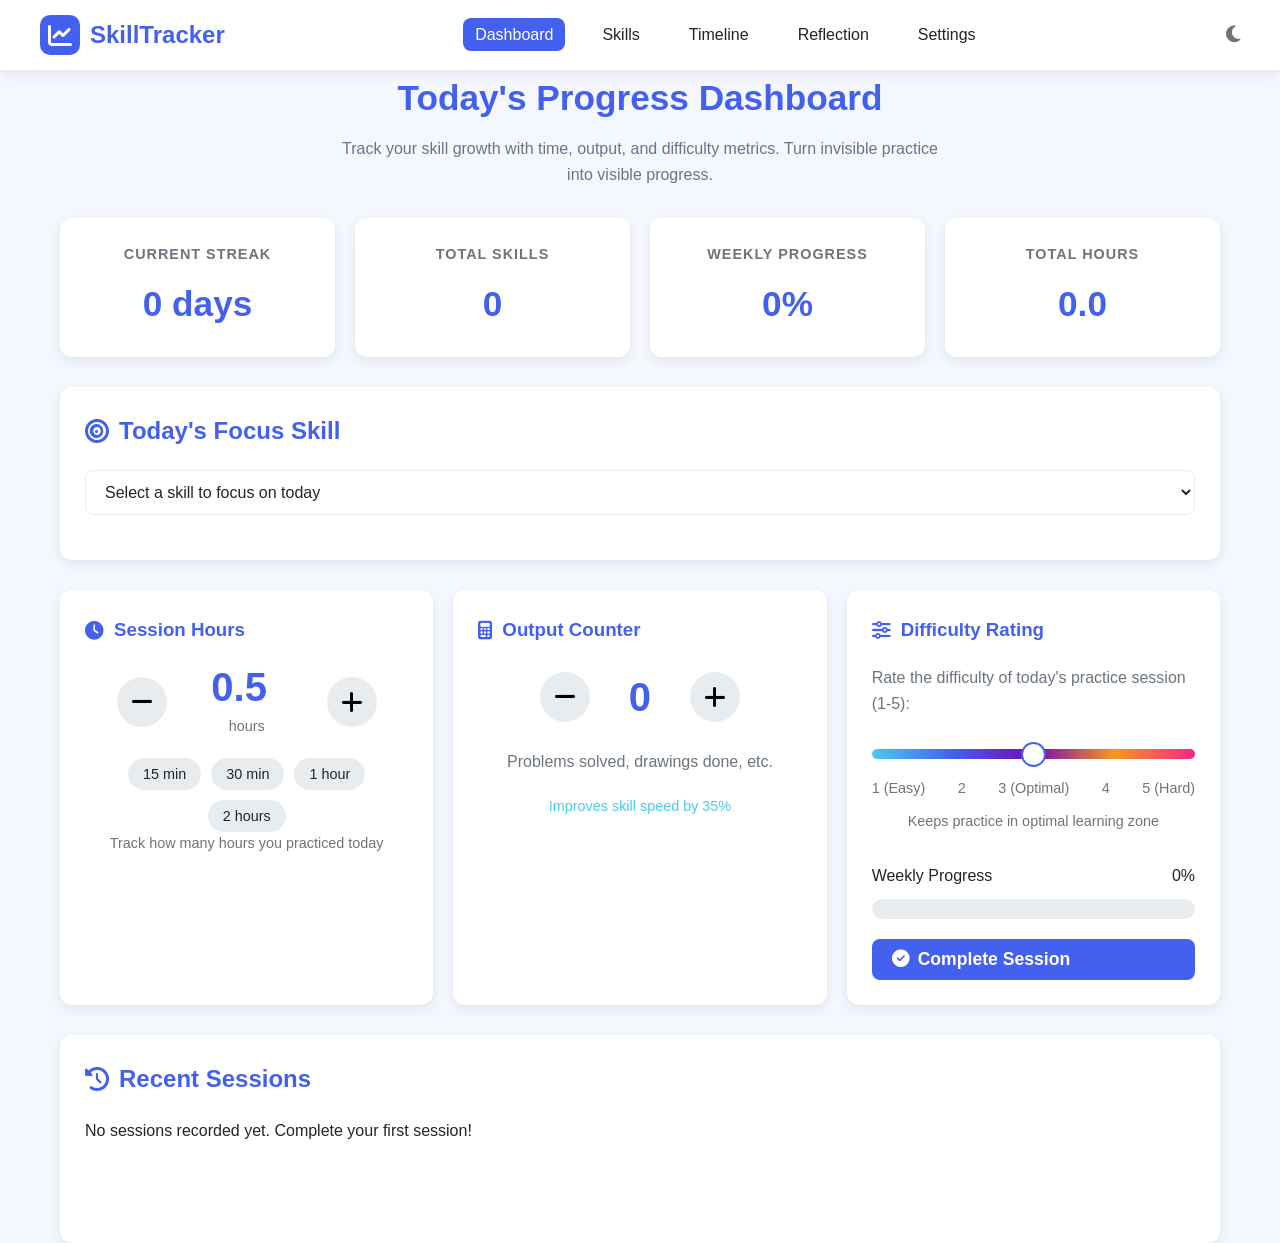
<file: skill-tracker/index.html>
<!DOCTYPE html>
<html lang="en">
<head>
    <meta charset="UTF-8">
    <meta name="viewport" content="width=device-width, initial-scale=1.0">
    <title>SkillTracker | Make Progress Visible</title>
    <link rel="stylesheet" href="https://cdnjs.cloudflare.com/ajax/libs/font-awesome/6.4.0/css/all.min.css">
    <link rel="stylesheet" href="style.css">
</head>
<body>
    <!-- Header -->
    <header>
        <div class="container header-content">
            <div class="logo">
                <div class="logo-icon">
                    <i class="fas fa-chart-line"></i>
                </div>
                <span>SkillTracker</span>
            </div>
            
            <nav>
                <ul>
                    <li><a href="#" class="nav-link active" data-view="dashboard">Dashboard</a></li>
                    <li><a href="#" class="nav-link" data-view="skills">Skills</a></li>
                    <li><a href="#" class="nav-link" data-view="timeline">Timeline</a></li>
                    <li><a href="#" class="nav-link" data-view="reflection">Reflection</a></li>
                    <li><a href="#" class="nav-link" data-view="settings">Settings</a></li>
                </ul>
            </nav>
            
            <div class="header-actions">
                <button class="mode-toggle" id="modeToggle">
                    <i class="fas fa-moon"></i>
                </button>
            </div>
        </div>
    </header>

    <!-- Main Content -->
    <main class="container">
        <!-- Dashboard View -->
        <div class="view active" id="dashboard">
            <div class="dashboard-header">
                <h1>Today's Progress Dashboard</h1>
                <p>Track your skill growth with time, output, and difficulty metrics. Turn invisible practice into visible progress.</p>
            </div>
            
            <div class="stats-cards">
                <div class="stat-card">
                    <h3>Current Streak</h3>
                    <div class="value" id="currentStreak">0 days</div>
                </div>
                <div class="stat-card">
                    <h3>Total Skills</h3>
                    <div class="value" id="totalSkills">0</div>
                </div>
                <div class="stat-card">
                    <h3>Weekly Progress</h3>
                    <div class="value" id="weeklyProgress">0%</div>
                </div>
                <div class="stat-card">
                    <h3>Total Hours</h3>
                    <div class="value" id="totalHours">0</div>
                </div>
            </div>
            
            <div class="focus-skill-card">
                <h2><i class="fas fa-bullseye"></i> Today's Focus Skill</h2>
                <div class="skill-selector">
                    <select id="skillSelector">
                        <option value="0">Select a skill to focus on today</option>
                    </select>
                </div>
                <div id="skillInfo" style="display: none;">
                    <p><strong>Started:</strong> <span id="skillStartDate"></span></p>
                    <p><strong>Why:</strong> <span id="skillWhy"></span></p>
                </div>
            </div>
            
            <div class="tracker-container">
                <div class="tracker-box">
                    <h3><i class="fas fa-clock"></i> Session Hours</h3>
                    <div class="hours-input-container">
                        <div class="hours-controls">
                            <button class="hours-btn" id="decreaseHours">
                                <i class="fas fa-minus"></i>
                            </button>
                            <div class="hours-display">
                                <input type="number" id="hoursInput" value="0.5" min="0.1" max="24" step="0.1">
                                <span class="hours-label">hours</span>
                            </div>
                            <button class="hours-btn" id="increaseHours">
                                <i class="fas fa-plus"></i>
                            </button>
                        </div>
                        <div class="hours-presets">
                            <button class="hours-preset" data-hours="0.25">15 min</button>
                            <button class="hours-preset" data-hours="0.5">30 min</button>
                            <button class="hours-preset" data-hours="1">1 hour</button>
                            <button class="hours-preset" data-hours="2">2 hours</button>
                        </div>
                    </div>
                    <p class="text-center hint">Track how many hours you practiced today</p>
                </div>
                
                <div class="tracker-box">
                    <h3><i class="fas fa-calculator"></i> Output Counter</h3>
                    <div class="output-controls">
                        <button class="output-btn" id="decreaseOutput">
                            <i class="fas fa-minus"></i>
                        </button>
                        <div class="output-value" id="outputValue">0</div>
                        <button class="output-btn" id="increaseOutput">
                            <i class="fas fa-plus"></i>
                        </button>
                    </div>
                    <p class="text-center" style="color: var(--gray); margin-bottom: 20px;">Problems solved, drawings done, etc.</p>
                    <p class="text-center" style="color: var(--success); font-size: 0.9rem;">Improves skill speed by 35%</p>
                </div>
                
                <div class="tracker-box">
                    <h3><i class="fas fa-sliders-h"></i> Difficulty Rating</h3>
                    <p style="margin-bottom: 15px; color: var(--gray);">Rate the difficulty of today's practice session (1-5):</p>
                    <div class="difficulty-slider-container">
                        <input type="range" min="1" max="5" value="3" class="difficulty-slider" id="difficultySlider">
                        <div class="difficulty-labels">
                            <span>1 (Easy)</span>
                            <span>2</span>
                            <span>3 (Optimal)</span>
                            <span>4</span>
                            <span>5 (Hard)</span>
                        </div>
                    </div>
                    <p class="text-center hint">Keeps practice in optimal learning zone</p>
                    
                    <div class="progress-container">
                        <div class="progress-header">
                            <span>Weekly Progress</span>
                            <span id="weeklyProgressValue">0%</span>
                        </div>
                        <div class="progress-bar">
                            <div class="progress-fill" id="weeklyProgressBar" style="width: 0%;"></div>
                        </div>
                    </div>
                    
                    <button class="btn btn-primary complete-session-btn" id="completeSession">
                        <i class="fas fa-check-circle"></i> Complete Session
                    </button>
                </div>
            </div>
            
            <div class="recent-sessions">
                <h2><i class="fas fa-history"></i> Recent Sessions</h2>
                <div id="recentSessionsList">
                    <p class="empty-state">No sessions recorded yet. Complete your first session!</p>
                </div>
            </div>
        </div>
        
        <!-- Skills View -->
        <div class="view" id="skills">
            <div class="skills-header">
                <h1 style="color: var(--primary);">My Skills</h1>
                <button class="btn btn-primary" id="openAddSkillModal">
                    <i class="fas fa-plus"></i> Add New Skill
                </button>
            </div>
            
            <div class="skills-grid" id="skillsGrid">
                <!-- Skills will be dynamically added here -->
                <div class="empty-state-card">
                    <i class="fas fa-plus-circle" style="font-size: 3rem; color: var(--gray); margin-bottom: 20px;"></i>
                    <h3>No Skills Yet</h3>
                    <p>Add your first skill to start tracking progress!</p>
                    <button class="btn btn-primary" id="addFirstSkill">
                        <i class="fas fa-plus"></i> Add Your First Skill
                    </button>
                </div>
            </div>
            
            <button class="add-skill-btn" id="floatingAddSkillBtn">
                <i class="fas fa-plus"></i>
            </button>
        </div>
        
        <!-- Timeline View -->
        <div class="view" id="timeline">
            <h1 style="color: var(--primary); margin-bottom: 30px;">Progress Timeline</h1>
            <div class="timeline-container">
                <div class="timeline" id="timelineContent">
                    <div class="empty-state-card">
                        <i class="fas fa-chart-line" style="font-size: 3rem; color: var(--gray); margin-bottom: 20px;"></i>
                        <h3>Your Timeline is Empty</h3>
                        <p>Start tracking skills to see your progress timeline here.</p>
                    </div>
                </div>
            </div>
        </div>
        
        <!-- Reflection View -->
        <div class="view" id="reflection">
            <h1 style="color: var(--primary); margin-bottom: 30px;">Weekly Reflection</h1>
            <div class="reflection-card">
                <p class="hint">Reflection improves learning efficiency by 20-30%</p>
                
                <div class="form-group">
                    <label for="reflectionImproved">What improved this week?</label>
                    <textarea class="form-control" id="reflectionImproved" rows="4" placeholder="Describe what skills or techniques you've improved..."></textarea>
                </div>
                
                <div class="form-group">
                    <label for="reflectionHard">What was challenging?</label>
                    <textarea class="form-control" id="reflectionHard" rows="4" placeholder="Describe what you found difficult or challenging..."></textarea>
                </div>
                
                <div class="form-group">
                    <label for="reflectionAdjust">What will you adjust for next week?</label>
                    <textarea class="form-control" id="reflectionAdjust" rows="4" placeholder="Describe what changes you'll make to your practice routine..."></textarea>
                </div>
                
                <div class="reflection-actions">
                    <button class="btn btn-primary" id="saveReflection">
                        <i class="fas fa-save"></i> Save Reflection
                    </button>
                    <button class="btn btn-secondary" id="clearReflection">
                        <i class="fas fa-trash"></i> Clear
                    </button>
                </div>
                
                <div class="past-reflections" id="pastReflections">
                    <h3>Past Reflections</h3>
                    <div id="reflectionsList">
                        <!-- Past reflections will be displayed here -->
                    </div>
                </div>
            </div>
        </div>
        
        <!-- Settings View -->
        <div class="view" id="settings">
            <h1 style="color: var(--primary); margin-bottom: 30px;">Settings</h1>
            <div class="settings-card">
                <div class="settings-section">
                    <h3><i class="fas fa-palette"></i> Appearance</h3>
                    <div class="form-group">
                        <label>Theme</label>
                        <div class="theme-buttons">
                            <button class="btn btn-secondary" id="lightThemeBtn">
                                <i class="fas fa-sun"></i> Light Mode
                            </button>
                            <button class="btn btn-secondary" id="darkThemeBtn">
                                <i class="fas fa-moon"></i> Dark Mode
                            </button>
                        </div>
                    </div>
                </div>
                
                <div class="settings-section">
                    <h3><i class="fas fa-database"></i> Data Management</h3>
                    <div class="form-group">
                        <label for="exportData">Export All Data</label>
                        <p class="hint">Export all your skill data as a JSON file for backup or analysis.</p>
                        <button class="btn btn-secondary" id="exportDataBtn">
                            <i class="fas fa-download"></i> Export JSON
                        </button>
                    </div>
                    
                    <div class="form-group">
                        <label for="importData">Import Data</label>
                        <p class="hint">Import skill data from a previously exported JSON file.</p>
                        <div class="import-container">
                            <input type="file" id="importFileInput" accept=".json" style="display: none;">
                            <button class="btn btn-secondary" id="importDataBtn">
                                <i class="fas fa-upload"></i> Import JSON
                            </button>
                        </div>
                    </div>
                    
                    <div class="form-group">
                        <label>Reset Data</label>
                        <p class="hint warning">Warning: This will delete all your skill data and cannot be undone.</p>
                        <button class="btn btn-danger" id="resetDataBtn">
                            <i class="fas fa-trash"></i> Reset All Data
                        </button>
                    </div>
                </div>
                
                <div class="settings-section">
                    <h3><i class="fas fa-info-circle"></i> About</h3>
                    <div class="about-info">
                        <p><strong>SkillTracker v1.0</strong></p>
                        <p>A minimal website that tracks skill growth using time, output, and difficulty, turning invisible practice into visible progress.</p>
                        <p class="hint">70% of learners quit because they don't "feel" progress. This website makes progress visible, measurable, and motivating.</p>
                    </div>
                </div>
            </div>
        </div>
    </main>

    <!-- Add Skill Modal -->
    <div class="modal" id="addSkillModal">
        <div class="modal-content">
            <div class="modal-header">
                <h2>Add New Skill</h2>
                <button class="close-modal" id="closeAddSkillModal">
                    <i class="fas fa-times"></i>
                </button>
            </div>
            
            <div class="form-group">
                <label for="newSkillName">Skill Name</label>
                <input type="text" class="form-control" id="newSkillName" placeholder="e.g., JavaScript, Piano, Digital Art">
            </div>
            
            <div class="form-group">
                <label for="newSkillWhy">Why are you learning this? (1 sentence)</label>
                <textarea class="form-control" id="newSkillWhy" rows="3" placeholder="e.g., To build my own SaaS product, to create digital art for my games, to communicate with Spanish-speaking clients"></textarea>
            </div>
            
            <div class="form-group">
                <label for="newSkillGoal">Main Goal (Optional)</label>
                <input type="text" class="form-control" id="newSkillGoal" placeholder="e.g., Draw a full anime character from imagination">
            </div>
            
            <div class="form-group">
                <label for="newSkillHours">Estimated Hours Needed (Optional)</label>
                <input type="number" class="form-control" id="newSkillHours" placeholder="e.g., 100" min="1">
            </div>
            
            <button class="btn btn-primary" id="saveNewSkill" style="width: 100%; padding: 15px;">
                <i class="fas fa-plus"></i> Add Skill
            </button>
        </div>
    </div>

    <!-- Session Details Modal -->
    <div class="modal" id="sessionDetailsModal">
        <div class="modal-content">
            <div class="modal-header">
                <h2>Session Details</h2>
                <button class="close-modal" id="closeSessionModal">
                    <i class="fas fa-times"></i>
                </button>
            </div>
            <div id="sessionDetailsContent">
                <!-- Session details will be populated here -->
            </div>
        </div>
    </div>

    <!-- Confirmation Modal -->
    <div class="modal" id="confirmationModal">
        <div class="modal-content confirmation-content">
            <div class="modal-header">
                <h2 id="confirmationTitle">Confirm Action</h2>
                <button class="close-modal" id="closeConfirmationModal">
                    <i class="fas fa-times"></i>
                </button>
            </div>
            <div class="confirmation-body">
                <div class="confirmation-icon" id="confirmationIcon">
                    <i class="fas fa-exclamation-triangle" style="color: var(--warning); font-size: 3rem;"></i>
                </div>
                <p id="confirmationMessage">Are you sure you want to proceed?</p>
                <div class="confirmation-actions">
                    <button class="btn btn-secondary" id="cancelConfirmation">Cancel</button>
                    <button class="btn btn-primary" id="confirmAction">Confirm</button>
                </div>
            </div>
        </div>
    </div>

    <!-- Success/Info Modal -->
    <div class="modal" id="infoModal">
        <div class="modal-content info-content">
            <div class="modal-header">
                <h2 id="infoTitle">Notification</h2>
                <button class="close-modal" id="closeInfoModal">
                    <i class="fas fa-times"></i>
                </button>
            </div>
            <div class="info-body">
                <div class="info-icon" id="infoIcon">
                    <i class="fas fa-check-circle" style="color: var(--success); font-size: 3rem;"></i>
                </div>
                <p id="infoMessage">This is a notification message.</p>
                <button class="btn btn-primary" id="closeInfoBtn">OK</button>
            </div>
        </div>
    </div>

    <script src="app.js"></script>
</body>
</html>
</file>
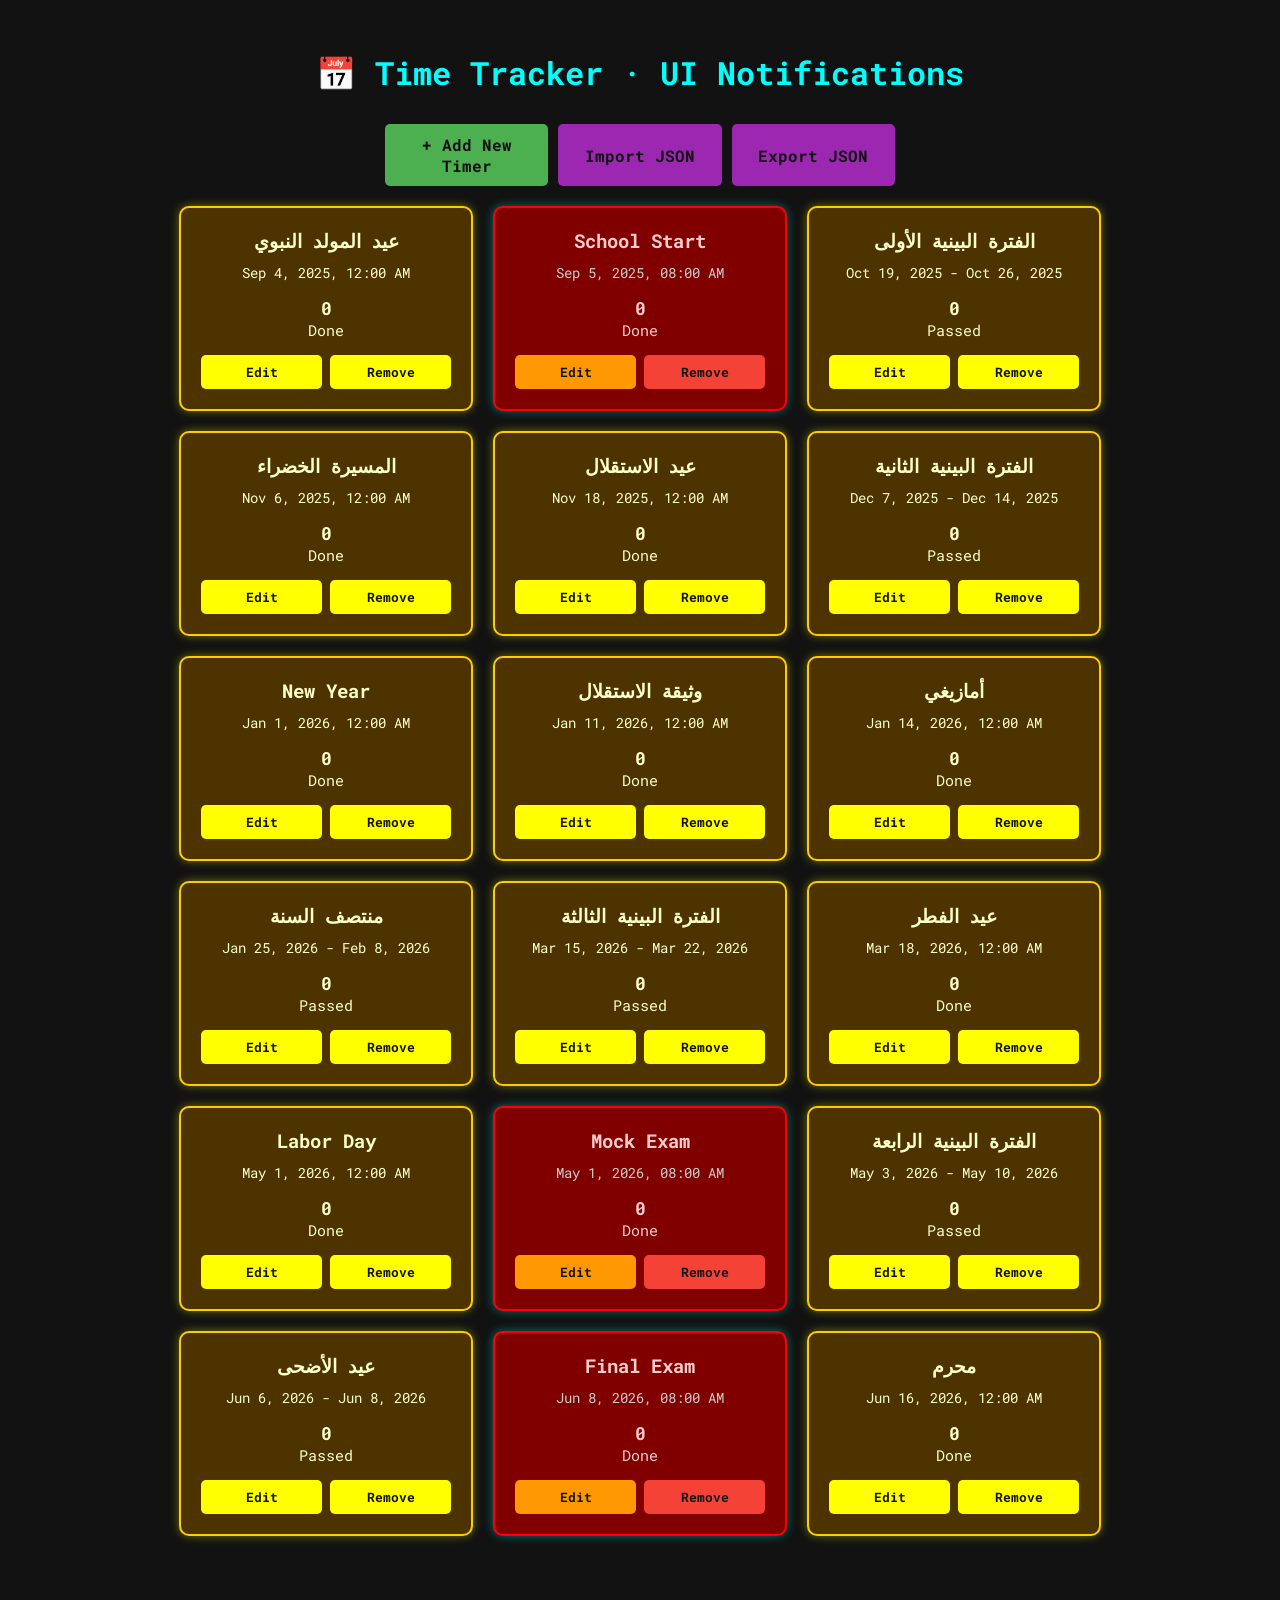
<file: time-tracker/index.html>
<!DOCTYPE html>
<html lang="en">
<head>
  <meta charset="UTF-8">
  <meta name="viewport" content="width=device-width, initial-scale=1.0">
  <title>Time Tracker · UI Notifications</title>
  <link href="https://fonts.googleapis.com/css2?family=Roboto+Mono:wght@400;700&display=swap" rel="stylesheet">
  <link rel="stylesheet" href="style.css">
</head>
<body>
  <h1>📅 Time Tracker · UI Notifications</h1>
  
  <div class="toolbar">
    <button id="addTimerBtn" class="add-btn">+ Add New Timer</button>
    <button id="importJsonBtn" class="json-btn">Import JSON</button>
    <button id="exportJsonBtn" class="json-btn">Export JSON</button>
  </div>
  
  <div class="container" id="timers"></div>

  <!-- Custom UI Notification (replaces all alerts/confirms) -->
  <div id="uiNotification" class="ui-notification" style="display: none;">
    <span class="ui-notification-icon" id="notifIcon">🔔</span>
    <span class="ui-notification-message" id="notifMessage">Message</span>
    <span class="notification-actions" id="notifActions"></span>
  </div>

  <!-- Add/Edit Timer Modal -->
  <div id="addTimerModal" class="modal">
    <div class="modal-content">
      <span class="close">&times;</span>
      <h2 id="modalTitle">Add New Timer</h2>
      <form id="timerForm">
        <div class="form-group">
          <label for="eventName">Event Name:</label>
          <input type="text" id="eventName" required>
        </div>
        <div class="form-group">
          <label for="eventDate">Date:</label>
          <input type="date" id="eventDate" required>
        </div>
        <div class="form-group">
          <label for="eventTime">Time:</label>
          <input type="time" id="eventTime" required>
        </div>
        <div class="form-group">
          <input type="checkbox" id="isHoliday">
          <label for="isHoliday" style="display: inline-block;">This is a holiday/vacation</label>
        </div>
        <div class="form-group" id="endDateGroup" style="display: none;">
          <label for="endDate">End Date (for multi-day):</label>
          <input type="date" id="endDate">
          <label for="endTime">End Time:</label>
          <input type="time" id="endTime" value="23:59">
        </div>
        <button type="submit" class="submit-btn" id="formSubmitBtn">Add Timer</button>
      </form>
    </div>
  </div>

  <!-- JSON Import/Export Modal -->
  <div id="jsonModal" class="modal">
    <div class="modal-content">
      <span class="close">&times;</span>
      <h2 id="jsonModalTitle">Import JSON</h2>
      <textarea id="jsonData" placeholder='Paste your JSON data here...'></textarea>
      <button id="confirmJsonBtn" class="submit-btn">Confirm</button>
    </div>
  </div>

  <script src="main.js"></script>
</body>
</html>
</file>
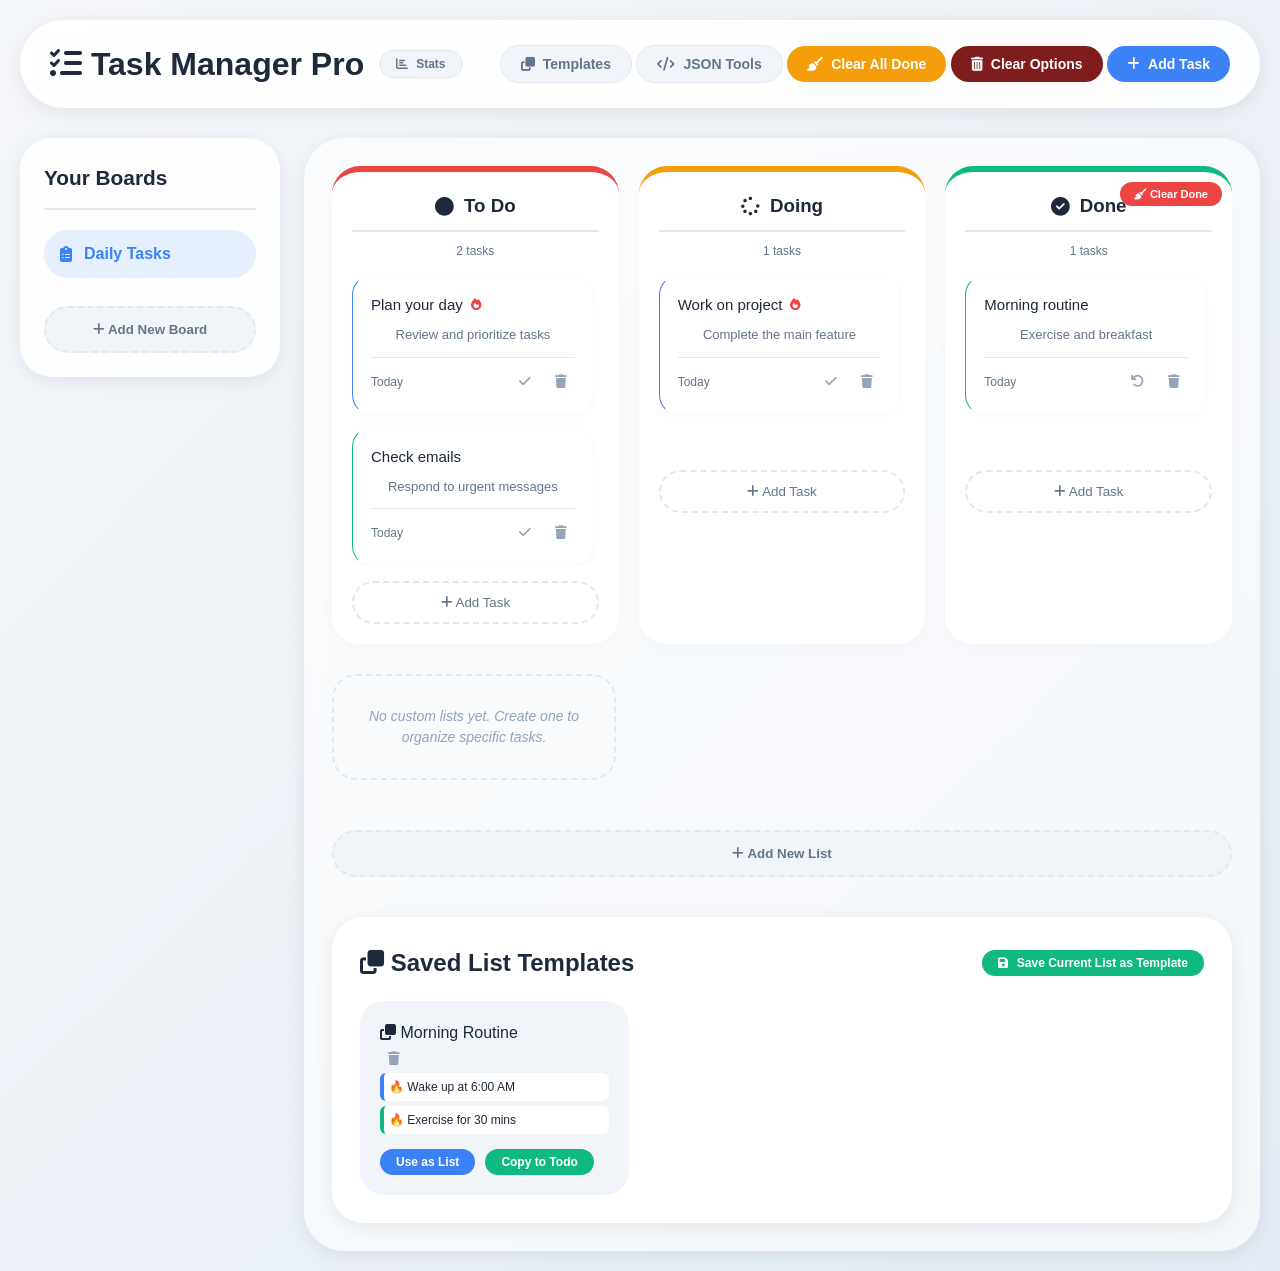
<file: Acsses-trelo/main.html>
<!DOCTYPE html>
<html lang="en">
<head>
    <meta charset="UTF-8">
    <meta name="viewport" content="width=device-width, initial-scale=1.0">
    <title>Task Manager Pro · UI Notifications</title>
    <link rel="stylesheet" href="style.css">
    <link rel="stylesheet" href="https://cdnjs.cloudflare.com/ajax/libs/font-awesome/6.4.0/css/all.min.css">
</head>
<body>
    <div class="container">
        <!-- ========== CUSTOM UI NOTIFICATION CENTER ========== -->
        <div id="notificationCenter" class="notification-center"></div>
        
        <!-- ========== CUSTOM CONFIRM DIALOG ========== -->
        <div id="confirmOverlay" class="dialog-overlay">
            <div class="dialog-box">
                <div class="dialog-icon" id="confirmIcon"><i class="fas fa-question-circle"></i></div>
                <div class="dialog-message" id="confirmMessage">Are you sure?</div>
                <div class="dialog-buttons">
                    <button class="dialog-btn cancel" id="confirmCancel">Cancel</button>
                    <button class="dialog-btn confirm" id="confirmOk">OK</button>
                </div>
            </div>
        </div>

        <!-- ========== CUSTOM PROMPT DIALOG ========== -->
        <div id="promptOverlay" class="dialog-overlay">
            <div class="dialog-box prompt-box">
                <div class="dialog-icon"><i class="fas fa-pencil-alt"></i></div>
                <div class="dialog-message" id="promptTitle">Enter name</div>
                <input type="text" id="promptInput" class="prompt-input" placeholder="Type here..." autofocus>
                <div id="promptError" class="prompt-error">Name cannot be empty</div>
                <div class="dialog-buttons">
                    <button class="dialog-btn cancel" id="promptCancel">Cancel</button>
                    <button class="dialog-btn confirm primary" id="promptSubmit">Save</button>
                </div>
            </div>
        </div>

        <header>
            <div class="header-left">
                <h1><i class="fas fa-tasks"></i> Task Manager Pro</h1>
                <button class="btn btn-sm btn-secondary" onclick="TaskManager.showStatistics()" title="View Statistics">
                    <i class="fas fa-chart-bar"></i> Stats
                </button>
            </div>
            <div class="header-controls">
                <button class="btn btn-secondary" onclick="TemplateManager.showTemplatesModal()">
                    <i class="fas fa-clone"></i> Templates
                </button>
                <button class="btn btn-secondary" onclick="JSONManager.openModal()">
                    <i class="fas fa-code"></i> JSON Tools
                </button>
                <button class="btn btn-warning" onclick="TaskManager.clearAllDoneTasks()" title="Clear all done tasks from all boards">
                    <i class="fas fa-broom"></i> Clear All Done
                </button>
                <button class="btn btn-danger-dark" onclick="TaskManager.showAdvancedClearOptions()" title="Clear options">
                    <i class="fas fa-trash-alt"></i> Clear Options
                </button>
                <button class="btn btn-primary" onclick="TaskManager.showCreateModal(null)">
                    <i class="fas fa-plus"></i> Add Task
                </button>
            </div>
        </header>

        <div class="main-layout">
            <!-- Board List Sidebar -->
            <div class="board-list">
                <h2>Your Boards</h2>
                <div id="boardsContainer">
                    <!-- Boards will be populated here -->
                </div>
                <button class="add-board-btn" onclick="BoardManager.showCreateModal()">
                    <i class="fas fa-plus"></i> Add New Board
                </button>
            </div>

            <!-- Main Content Area -->
            <div class="main-content">
                <!-- Status Tabs -->
                <div class="status-tabs">
                    <div class="status-tab todo" id="todoTab"
                         ondrop="DragManager.dropToStatus(event, 'todo')"
                         ondragover="DragManager.allowDrop(event)">
                        <h3><i class="fas fa-circle"></i> To Do</h3>
                        <div id="todoCount" class="task-count">0 tasks</div>
                        <div id="todoContainer" class="tasks-container">
                            <!-- Todo tasks will be here -->
                        </div>
                        <button class="add-task-btn" onclick="TaskManager.showCreateModal('todo')">
                            <i class="fas fa-plus"></i> Add Task
                        </button>
                    </div>
                    
                    <div class="status-tab doing" id="doingTab"
                         ondrop="DragManager.dropToStatus(event, 'doing')"
                         ondragover="DragManager.allowDrop(event)">
                        <h3><i class="fas fa-spinner"></i> Doing</h3>
                        <div id="doingCount" class="task-count">0 tasks</div>
                        <div id="doingContainer" class="tasks-container">
                            <!-- Doing tasks will be here -->
                        </div>
                        <button class="add-task-btn" onclick="TaskManager.showCreateModal('doing')">
                            <i class="fas fa-plus"></i> Add Task
                        </button>
                    </div>
                    
                    <div class="status-tab done" id="doneTab"
                         ondrop="DragManager.dropToStatus(event, 'done')"
                         ondragover="DragManager.allowDrop(event)">
                        <h3><i class="fas fa-check-circle"></i> Done</h3>
                        <button class="clear-done-btn" onclick="TaskManager.clearDoneTasks()" title="Clear all completed tasks">
                            <i class="fas fa-broom"></i> Clear Done
                        </button>
                        <div id="doneCount" class="task-count">0 tasks</div>
                        <div id="doneContainer" class="tasks-container">
                            <!-- Done tasks will be here -->
                        </div>
                        <button class="add-task-btn" onclick="TaskManager.showCreateModal('done')">
                            <i class="fas fa-plus"></i> Add Task
                        </button>
                    </div>
                </div>

                <!-- Custom Lists Container -->
                <div class="lists-container" id="listsContainer">
                    <!-- Custom lists will be populated here -->
                </div>

                <!-- Add New List Button -->
                <div style="margin-top: 30px; margin-bottom: 40px;">
                    <button class="add-board-btn" onclick="ListManager.showCreateModal()">
                        <i class="fas fa-plus"></i> Add New List
                    </button>
                </div>

                <!-- List Templates Section -->
                <div class="templates-section" id="templatesSection">
                    <div style="display: flex; justify-content: space-between; align-items: center; margin-bottom: 20px;">
                        <h2><i class="fas fa-clone"></i> Saved List Templates</h2>
                        <button class="btn btn-success btn-sm" onclick="TemplateManager.saveCurrentListAsTemplate()">
                            <i class="fas fa-save"></i> Save Current List as Template
                        </button>
                    </div>
                    <div class="templates-grid" id="templatesContainer">
                        <!-- Templates will be populated here -->
                    </div>
                </div>
            </div>
        </div>
    </div>

    <!-- ========== MODALS ========== -->
    <!-- Board Modal -->
    <div id="boardModal" class="modal">
        <div class="modal-content">
            <div class="modal-header">
                <h2>Create Board</h2>
                <button class="btn-close" onclick="ModalManager.close()"><i class="fas fa-times"></i></button>
            </div>
            <div class="modal-body">
                <div class="form-group">
                    <label class="form-label">Board Name</label>
                    <input type="text" id="boardNameInput" class="form-input" placeholder="e.g., Work Projects" autofocus>
                </div>
            </div>
            <div class="modal-footer">
                <button class="btn btn-secondary" onclick="ModalManager.close()">Cancel</button>
                <button class="btn btn-primary" onclick="BoardManager.create()">Create</button>
            </div>
        </div>
    </div>

    <!-- List Modal -->
    <div id="listModal" class="modal">
        <div class="modal-content">
            <div class="modal-header">
                <h2 id="listModalTitle">Create List</h2>
                <button class="btn-close" onclick="ModalManager.close()"><i class="fas fa-times"></i></button>
            </div>
            <div class="modal-body">
                <div class="form-group">
                    <label class="form-label">List Name</label>
                    <input type="text" id="listNameInput" class="form-input" placeholder="e.g., Urgent Tasks" autofocus>
                </div>
                <div class="form-group">
                    <label class="form-checkbox">
                        <input type="checkbox" id="listAsTemplateCheckbox">
                        <span>Save as reusable template</span>
                    </label>
                </div>
            </div>
            <div class="modal-footer">
                <button class="btn btn-secondary" onclick="ModalManager.close()">Cancel</button>
                <button class="btn btn-primary" id="listModalSubmit">Create</button>
            </div>
        </div>
    </div>

    <!-- Task Modal -->
    <div id="taskModal" class="modal">
        <div class="modal-content">
            <div class="modal-header">
                <h2 id="taskModalTitle">Create Task</h2>
                <button class="btn-close" onclick="ModalManager.close()"><i class="fas fa-times"></i></button>
            </div>
            <div class="modal-body">
                <div class="form-group">
                    <label class="form-label">Task Title *</label>
                    <input type="text" id="taskTitleInput" class="form-input" placeholder="What needs to be done?" autofocus>
                </div>
                
                <div class="form-group">
                    <label class="form-label">Description (optional)</label>
                    <textarea id="taskDescriptionInput" class="form-textarea" placeholder="Add details..."></textarea>
                </div>
                
                <div class="form-group">
                    <label class="form-label">Color</label>
                    <select id="taskColorSelect" class="form-input">
                        <option value="blue">Blue</option>
                        <option value="green">Green</option>
                        <option value="yellow">Yellow</option>
                        <option value="red">Red</option>
                        <option value="purple">Purple</option>
                        <option value="pink">Pink</option>
                        <option value="cyan">Cyan</option>
                        <option value="gray">Gray</option>
                    </select>
                </div>
                
                <div class="form-group">
                    <label class="form-checkbox">
                        <input type="checkbox" id="taskImportantCheckbox">
                        <span>Mark as Important <i class="fas fa-fire" style="color: #ef4444; margin-left: 5px;"></i></span>
                    </label>
                </div>
            </div>
            <div class="modal-footer">
                <button class="btn btn-secondary" onclick="ModalManager.close()">Cancel</button>
                <button class="btn btn-primary" onclick="TaskManager.save()">
                    <i class="fas fa-save"></i> Save Task
                </button>
            </div>
        </div>
    </div>

    <!-- Templates Modal -->
    <div id="templatesModal" class="modal">
        <div class="modal-content">
            <div class="modal-header">
                <h2><i class="fas fa-clone"></i> List Templates</h2>
                <button class="btn-close" onclick="ModalManager.close()"><i class="fas fa-times"></i></button>
            </div>
            <div class="modal-body">
                <div id="templatesList" style="max-height: 400px; overflow-y: auto; padding-right: 10px;">
                    <!-- Templates will be listed here -->
                </div>
            </div>
            <div class="modal-footer">
                <button class="btn btn-secondary" onclick="ModalManager.close()">Close</button>
            </div>
        </div>
    </div>

    <!-- JSON Tools Modal -->
    <div id="jsonModal" class="modal">
        <div class="modal-content" style="max-width: 700px;">
            <div class="modal-header">
                <h2><i class="fas fa-code"></i> JSON Tools</h2>
                <button class="btn-close" onclick="ModalManager.close()"><i class="fas fa-times"></i></button>
            </div>
            <div class="modal-body">
                <div class="json-tools-tabs">
                    <button class="json-tab-btn active" onclick="JSONManager.showTab('export')">
                        <i class="fas fa-download"></i> Export
                    </button>
                    <button class="json-tab-btn" onclick="JSONManager.showTab('import')">
                        <i class="fas fa-upload"></i> Import
                    </button>
                    <button class="json-tab-btn" onclick="JSONManager.showTab('share')">
                        <i class="fas fa-share-alt"></i> Share
                    </button>
                </div>
                
                <!-- Export Tab -->
                <div id="jsonExportTab" class="json-tab-content active">
                    <div class="form-group">
                        <label class="form-label">Your Data (Read-only)</label>
                        <div class="json-preview" id="jsonPreview">
                            <!-- Preview will be generated here -->
                        </div>
                    </div>
                    
                    <div class="form-group">
                        <label class="form-label">Raw JSON Data</label>
                        <textarea id="jsonOutput" class="form-textarea" readonly rows="10" 
                                  style="font-family: 'Courier New', monospace; font-size: 12px;"></textarea>
                    </div>
                    
                    <div class="json-actions">
                        <button class="btn btn-primary" onclick="JSONManager.copyData()">
                            <i class="fas fa-copy"></i> Copy to Clipboard
                        </button>
                        <button class="btn btn-success" onclick="JSONManager.downloadJSON()">
                            <i class="fas fa-file-download"></i> Download JSON File
                        </button>
                        <button class="btn btn-secondary" onclick="JSONManager.refreshExport()">
                            <i class="fas fa-sync-alt"></i> Refresh Preview
                        </button>
                    </div>
                </div>
                
                <!-- Import Tab -->
                <div id="jsonImportTab" class="json-tab-content">
                    <div class="form-group">
                        <label class="form-label">Paste JSON Data</label>
                        <textarea id="jsonInput" class="form-textarea" 
                                  placeholder='Paste your JSON data here...' 
                                  rows="8"
                                  style="font-family: 'Courier New', monospace; font-size: 12px;"></textarea>
                    </div>
                    
                    <div id="jsonStatus" class="json-status"></div>
                    
                    <div class="json-actions">
                        <button class="btn btn-secondary" onclick="JSONManager.validateJSON()">
                            <i class="fas fa-check"></i> Validate JSON
                        </button>
                        <button class="btn btn-primary" onclick="JSONManager.importData()">
                            <i class="fas fa-file-import"></i> Import Data
                        </button>
                        <button class="btn btn-outline" onclick="JSONManager.clearJSON()">
                            <i class="fas fa-eraser"></i> Clear
                        </button>
                    </div>
                </div>
                
                <!-- Share Tab -->
                <div id="jsonShareTab" class="json-tab-content">
                    <div class="share-section">
                        <h3 style="margin-bottom: 15px; color: #334155;">
                            <i class="fas fa-share-alt"></i> Share Your Setup
                        </h3>
                        
                        <p style="color: #64748b; margin-bottom: 15px; font-size: 14px;">
                            Generate a shareable link containing all your boards, lists, and templates.
                        </p>
                        
                        <div class="share-link-input">
                            <input type="text" id="shareLink" readonly 
                                   placeholder="Click 'Generate Link' to create a shareable URL">
                            <button class="btn btn-secondary" onclick="JSONManager.generateShareLink()">
                                <i class="fas fa-link"></i> Generate Link
                            </button>
                        </div>
                    </div>
                </div>
            </div>
            <div class="modal-footer">
                <button class="btn btn-secondary" onclick="ModalManager.close()">Close</button>
            </div>
        </div>
    </div>

    <!-- Statistics Modal -->
    <div id="statsModal" class="modal">
        <div class="modal-content" style="max-width: 500px;">
            <div class="modal-header">
                <h2><i class="fas fa-chart-bar"></i> Statistics</h2>
                <button class="btn-close" onclick="ModalManager.close()"><i class="fas fa-times"></i></button>
            </div>
            <div class="modal-body" id="statsModalBody">
                <!-- Stats will be populated here -->
            </div>
        </div>
    </div>

    <!-- Advanced Clear Modal -->
    <div id="advancedClearModal" class="modal">
        <div class="modal-content" style="max-width: 400px;">
            <div class="modal-header">
                <h2><i class="fas fa-trash-alt"></i> Clear Options</h2>
                <button class="btn-close" onclick="ModalManager.close()"><i class="fas fa-times"></i></button>
            </div>
            <div class="modal-body" id="advancedClearModalBody">
                <!-- Options will be populated here -->
            </div>
        </div>
    </div>

    <!-- Clear All Warning Modal -->
    <div id="clearAllModal" class="modal">
        <div class="modal-content" style="max-width: 450px;">
            <div class="modal-header">
                <h2><i class="fas fa-exclamation-triangle"></i> Clear All Tasks</h2>
                <button class="btn-close" onclick="ModalManager.close()"><i class="fas fa-times"></i></button>
            </div>
            <div class="modal-body" id="clearAllModalBody">
                <!-- Warning content will be populated here -->
            </div>
        </div>
    </div>

    <script src="script.js"></script>
</body>
</html>
</file>
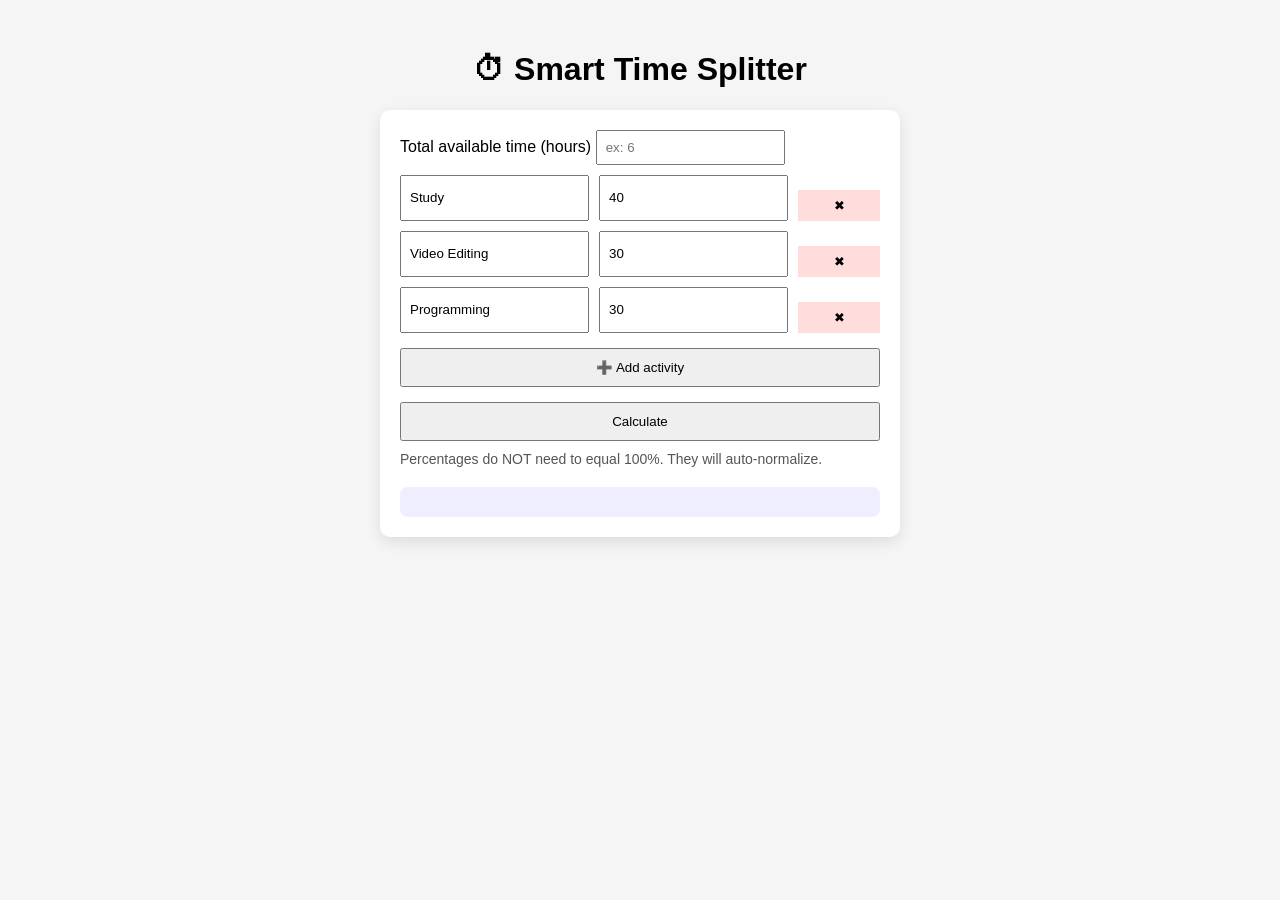
<file: Time-Distributor/main.html>
<!DOCTYPE html>
<html lang="en">
<head>
  <meta charset="UTF-8" />
  <meta name="viewport" content="width=device-width, initial-scale=1.0" />
  <title>Smart Time Distributor</title>
  <style>
    body {
      font-family: Arial, sans-serif;
      background: #f5f5f5;
      padding: 30px;
      max-width: 520px;
      margin: auto;
    }
    h1 { text-align: center; }
    .box {
      background: #fff;
      padding: 20px;
      border-radius: 10px;
      box-shadow: 0 5px 15px rgba(0,0,0,0.1);
    }
    .activity {
      display: flex;
      gap: 10px;
      margin-top: 10px;
    }
    input {
      flex: 1;
      padding: 8px;
    }
    button {
      margin-top: 15px;
      padding: 10px;
      width: 100%;
      cursor: pointer;
    }
    .small {
      margin-top: 10px;
      font-size: 14px;
      color: #555;
    }
    .result {
      margin-top: 20px;
      background: #eef;
      padding: 15px;
      border-radius: 8px;
    }
    .remove {
      background: #ffdddd;
      border: none;
      cursor: pointer;
      padding: 8px;
    }
  </style>
</head>
<body>
  <h1>⏱ Smart Time Splitter</h1>
  <div class="box">

    <label>Total available time (hours)</label>
    <input id="time" type="number" placeholder="ex: 6" />

    <div id="activities"></div>

    <button onclick="addActivity()">➕ Add activity</button>
    <button onclick="calculate()">Calculate</button>

    <div class="small">Percentages do NOT need to equal 100%. They will auto-normalize.</div>

    <div id="output" class="result"></div>
  </div>

  <script>
    function addActivity(name = '', percent = '') {
      const div = document.createElement('div');
      div.className = 'activity';
      div.innerHTML = `
        <input placeholder="Activity name" value="${name}">
        <input type="number" placeholder="%" value="${percent}">
        <button class="remove" onclick="this.parentElement.remove()">✖</button>
      `;
      document.getElementById('activities').appendChild(div);
    }

    function calculate() {
      const time = Number(document.getElementById('time').value);
      const activities = document.querySelectorAll('.activity');

      let totalPercent = 0;
      activities.forEach(a => {
        totalPercent += Number(a.children[1].value) || 0;
      });

      if (time <= 0 || totalPercent <= 0) {
        document.getElementById('output').innerHTML = '⚠ Enter valid time and percentages';
        return;
      }

      let result = '';
      activities.forEach(a => {
        const name = a.children[0].value || 'Unnamed';
        const percent = Number(a.children[1].value) || 0;
        const normalized = percent / totalPercent;
        const hours = (time * normalized).toFixed(2);
        result += `⏳ ${name}: <b>${hours} h</b><br>`;
      });

      document.getElementById('output').innerHTML = result;
    }

    // default activities
    addActivity('Study', 40);
    addActivity('Video Editing', 30);
    addActivity('Programming', 30);
  </script>
</body>
</html>
</file>
<file: skill-tracker/style.css>
* {
    margin: 0;
    padding: 0;
    box-sizing: border-box;
    font-family: 'Segoe UI', Tahoma, Geneva, Verdana, sans-serif;
}

:root {
    --primary: #4361ee;
    --primary-dark: #3a56d4;
    --secondary: #7209b7;
    --success: #4cc9f0;
    --danger: #f72585;
    --warning: #f8961e;
    --light: #f8f9fa;
    --dark: #212529;
    --gray: #6c757d;
    --light-gray: #e9ecef;
    --border-radius: 12px;
    --box-shadow: 0 4px 12px rgba(0, 0, 0, 0.08);
    --transition: all 0.3s ease;
}

body {
    background-color: #f5f7ff;
    color: var(--dark);
    line-height: 1.6;
    transition: var(--transition);
    min-height: 100vh;
}

body.dark-mode {
    background-color: #121826;
    color: #e9ecef;
}

.container {
    max-width: 1200px;
    margin: 0 auto;
    padding: 0 20px;
}

/* Header & Navigation */
header {
    background-color: white;
    box-shadow: var(--box-shadow);
    position: sticky;
    top: 0;
    z-index: 100;
    transition: var(--transition);
}

body.dark-mode header {
    background-color: #1e293b;
}

.header-content {
    display: flex;
    justify-content: space-between;
    align-items: center;
    padding: 15px 0;
}

.logo {
    display: flex;
    align-items: center;
    gap: 10px;
    font-size: 1.5rem;
    font-weight: 700;
    color: var(--primary);
}

.logo-icon {
    background-color: var(--primary);
    color: white;
    width: 40px;
    height: 40px;
    border-radius: 10px;
    display: flex;
    align-items: center;
    justify-content: center;
}

nav ul {
    display: flex;
    list-style: none;
    gap: 25px;
}

nav a {
    text-decoration: none;
    color: var(--dark);
    font-weight: 500;
    padding: 8px 12px;
    border-radius: 8px;
    transition: var(--transition);
}

body.dark-mode nav a {
    color: #e9ecef;
}

nav a:hover, nav a.active {
    background-color: var(--primary);
    color: white;
}

.header-actions {
    display: flex;
    align-items: center;
    gap: 15px;
}

.mode-toggle {
    background: none;
    border: none;
    font-size: 1.2rem;
    cursor: pointer;
    color: var(--gray);
    transition: var(--transition);
}

.mode-toggle:hover {
    color: var(--primary);
}

/* Main Content Area */
main {
    min-height: calc(100vh - 100px);
    padding: 30px 0;
}

.view {
    display: none;
    animation: fadeIn 0.5s ease;
}

.view.active {
    display: block;
}

@keyframes fadeIn {
    from { opacity: 0; transform: translateY(10px); }
    to { opacity: 1; transform: translateY(0); }
}

/* Dashboard View */
.dashboard-header {
    margin-bottom: 30px;
    text-align: center;
}

.dashboard-header h1 {
    font-size: 2.2rem;
    margin-bottom: 10px;
    color: var(--primary);
}

.dashboard-header p {
    color: var(--gray);
    max-width: 600px;
    margin: 0 auto;
}

body.dark-mode .dashboard-header p {
    color: #a8b2d1;
}

.stats-cards {
    display: grid;
    grid-template-columns: repeat(auto-fit, minmax(250px, 1fr));
    gap: 20px;
    margin-bottom: 30px;
}

.stat-card {
    background-color: white;
    border-radius: var(--border-radius);
    padding: 25px;
    box-shadow: var(--box-shadow);
    transition: var(--transition);
    text-align: center;
}

body.dark-mode .stat-card {
    background-color: #1e293b;
}

.stat-card:hover {
    transform: translateY(-5px);
}

.stat-card h3 {
    font-size: 0.9rem;
    text-transform: uppercase;
    letter-spacing: 1px;
    color: var(--gray);
    margin-bottom: 10px;
}

.stat-card .value {
    font-size: 2.2rem;
    font-weight: 700;
    color: var(--primary);
}

.focus-skill-card {
    background-color: white;
    border-radius: var(--border-radius);
    padding: 25px;
    box-shadow: var(--box-shadow);
    margin-bottom: 30px;
    transition: var(--transition);
}

body.dark-mode .focus-skill-card {
    background-color: #1e293b;
}

.focus-skill-card h2 {
    font-size: 1.5rem;
    margin-bottom: 20px;
    color: var(--primary);
    display: flex;
    align-items: center;
    gap: 10px;
}

.skill-selector {
    margin-bottom: 20px;
}

.skill-selector select {
    width: 100%;
    padding: 12px 15px;
    border-radius: 8px;
    border: 1px solid var(--light-gray);
    font-size: 1rem;
    background-color: white;
    color: var(--dark);
    transition: var(--transition);
}

body.dark-mode .skill-selector select {
    background-color: #2d3748;
    border-color: #4a5568;
    color: #e9ecef;
}

.tracker-container {
    display: grid;
    grid-template-columns: repeat(auto-fit, minmax(300px, 1fr));
    gap: 20px;
    margin-bottom: 30px;
}

.tracker-box {
    background-color: white;
    border-radius: var(--border-radius);
    padding: 25px;
    box-shadow: var(--box-shadow);
    transition: var(--transition);
}

body.dark-mode .tracker-box {
    background-color: #1e293b;
}

.tracker-box h3 {
    margin-bottom: 20px;
    color: var(--primary);
    display: flex;
    align-items: center;
    gap: 10px;
}

.hours-input-container {
    text-align: center;
}

.hours-controls {
    display: flex;
    align-items: center;
    justify-content: center;
    gap: 20px;
    margin-bottom: 20px;
}

.hours-display {
    display: flex;
    flex-direction: column;
    align-items: center;
}

#hoursInput {
    font-size: 2.5rem;
    font-weight: 700;
    color: var(--primary);
    width: 120px;
    text-align: center;
    border: none;
    background: transparent;
    margin-bottom: 5px;
}

body.dark-mode #hoursInput {
    color: #e9ecef;
}

.hours-label {
    font-size: 0.9rem;
    color: var(--gray);
}

.hours-btn {
    width: 50px;
    height: 50px;
    border-radius: 50%;
    background-color: var(--light-gray);
    border: none;
    font-size: 1.5rem;
    cursor: pointer;
    display: flex;
    align-items: center;
    justify-content: center;
    transition: var(--transition);
}

.hours-btn:hover {
    background-color: var(--primary);
    color: white;
}

.hours-presets {
    display: flex;
    justify-content: center;
    gap: 10px;
    margin-top: 15px;
    flex-wrap: wrap;
}

.hours-preset {
    padding: 8px 15px;
    border-radius: 20px;
    background-color: var(--light-gray);
    border: none;
    color: var(--dark);
    cursor: pointer;
    transition: var(--transition);
    font-size: 0.9rem;
}

body.dark-mode .hours-preset {
    background-color: #2d3748;
    color: #e9ecef;
}

.hours-preset:hover {
    background-color: var(--primary);
    color: white;
}

.output-controls {
    display: flex;
    align-items: center;
    justify-content: center;
    gap: 20px;
    margin-bottom: 20px;
}

.output-value {
    font-size: 2.5rem;
    font-weight: 700;
    color: var(--primary);
    min-width: 60px;
    text-align: center;
}

.output-btn {
    width: 50px;
    height: 50px;
    border-radius: 50%;
    background-color: var(--light-gray);
    border: none;
    font-size: 1.5rem;
    cursor: pointer;
    display: flex;
    align-items: center;
    justify-content: center;
    transition: var(--transition);
}

.output-btn:hover {
    background-color: var(--primary);
    color: white;
}

.difficulty-slider-container {
    padding: 10px 0;
}

.difficulty-slider {
    width: 100%;
    height: 10px;
    border-radius: 5px;
    background: linear-gradient(to right, #4cc9f0, #4361ee, #7209b7, #f8961e, #f72585);
    outline: none;
    -webkit-appearance: none;
}

.difficulty-slider::-webkit-slider-thumb {
    -webkit-appearance: none;
    width: 25px;
    height: 25px;
    border-radius: 50%;
    background: white;
    border: 2px solid var(--primary);
    cursor: pointer;
}

.difficulty-labels {
    display: flex;
    justify-content: space-between;
    margin-top: 10px;
    color: var(--gray);
    font-size: 0.9rem;
}

.progress-container {
    margin-top: 30px;
}

.progress-header {
    display: flex;
    justify-content: space-between;
    margin-bottom: 10px;
}

.progress-bar {
    height: 20px;
    background-color: var(--light-gray);
    border-radius: 10px;
    overflow: hidden;
}

body.dark-mode .progress-bar {
    background-color: #2d3748;
}

.progress-fill {
    height: 100%;
    background: linear-gradient(to right, var(--success), var(--primary));
    border-radius: 10px;
    transition: width 0.5s ease;
}

.complete-session-btn {
    width: 100%;
    margin-top: 20px;
    padding: 15px;
    font-size: 1.1rem;
}

.recent-sessions {
    background-color: white;
    border-radius: var(--border-radius);
    padding: 25px;
    box-shadow: var(--box-shadow);
    margin-top: 30px;
}

body.dark-mode .recent-sessions {
    background-color: #1e293b;
}

.recent-sessions h2 {
    font-size: 1.5rem;
    margin-bottom: 20px;
    color: var(--primary);
    display: flex;
    align-items: center;
    gap: 10px;
}

#recentSessionsList {
    min-height: 100px;
}

.session-item {
    display: flex;
    justify-content: space-between;
    align-items: center;
    padding: 15px;
    border-bottom: 1px solid var(--light-gray);
    transition: var(--transition);
}

body.dark-mode .session-item {
    border-bottom: 1px solid #2d3748;
}

.session-item:hover {
    background-color: var(--light-gray);
}

body.dark-mode .session-item:hover {
    background-color: #2d3748;
}

.session-item:last-child {
    border-bottom: none;
}

.session-info {
    flex: 1;
}

.session-meta {
    display: flex;
    gap: 15px;
    color: var(--gray);
    font-size: 0.9rem;
}

/* Skills View */
.skills-header {
    display: flex;
    justify-content: space-between;
    align-items: center;
    margin-bottom: 30px;
}

.skills-grid {
    display: grid;
    grid-template-columns: repeat(auto-fill, minmax(300px, 1fr));
    gap: 20px;
    min-height: 300px;
}

.skill-card {
    background-color: white;
    border-radius: var(--border-radius);
    padding: 25px;
    box-shadow: var(--box-shadow);
    transition: var(--transition);
    cursor: pointer;
}

body.dark-mode .skill-card {
    background-color: #1e293b;
}

.skill-card:hover {
    transform: translateY(-5px);
}

.skill-card-header {
    display: flex;
    justify-content: space-between;
    align-items: center;
    margin-bottom: 15px;
}

.skill-name {
    font-size: 1.3rem;
    font-weight: 700;
    color: var(--primary);
}

.skill-score {
    font-size: 1.8rem;
    font-weight: 700;
    color: var(--secondary);
}

.skill-meta {
    display: flex;
    justify-content: space-between;
    margin-bottom: 15px;
    font-size: 0.9rem;
    color: var(--gray);
}

.skill-progress {
    margin-top: 15px;
}

.skill-progress-bar {
    height: 8px;
    background-color: var(--light-gray);
    border-radius: 4px;
    overflow: hidden;
}

body.dark-mode .skill-progress-bar {
    background-color: #2d3748;
}

.skill-progress-fill {
    height: 100%;
    background-color: var(--primary);
    border-radius: 4px;
}

.empty-state-card {
    background-color: white;
    border-radius: var(--border-radius);
    padding: 40px 25px;
    box-shadow: var(--box-shadow);
    text-align: center;
    grid-column: 1 / -1;
}

body.dark-mode .empty-state-card {
    background-color: #1e293b;
}

.empty-state-card h3 {
    margin-bottom: 10px;
    color: var(--primary);
}

.empty-state-card p {
    color: var(--gray);
    margin-bottom: 20px;
}

.add-skill-btn {
    position: fixed;
    bottom: 30px;
    right: 30px;
    width: 60px;
    height: 60px;
    border-radius: 50%;
    background-color: var(--primary);
    color: white;
    border: none;
    font-size: 1.5rem;
    cursor: pointer;
    box-shadow: 0 4px 15px rgba(67, 97, 238, 0.3);
    transition: var(--transition);
    z-index: 10;
}

.add-skill-btn:hover {
    transform: scale(1.1);
    background-color: var(--primary-dark);
}

/* Timeline View */
.timeline-container {
    max-width: 800px;
    margin: 0 auto;
}

.timeline {
    position: relative;
    padding: 30px 0;
}

.timeline::before {
    content: '';
    position: absolute;
    left: 20px;
    top: 0;
    bottom: 0;
    width: 4px;
    background-color: var(--light-gray);
}

body.dark-mode .timeline::before {
    background-color: #4a5568;
}

.timeline-item {
    position: relative;
    margin-bottom: 30px;
    padding-left: 60px;
}

.timeline-marker {
    position: absolute;
    left: 12px;
    top: 0;
    width: 20px;
    height: 20px;
    border-radius: 50%;
    background-color: var(--primary);
    border: 4px solid white;
}

body.dark-mode .timeline-marker {
    border-color: #1e293b;
}

.timeline-content {
    background-color: white;
    border-radius: var(--border-radius);
    padding: 20px;
    box-shadow: var(--box-shadow);
}

body.dark-mode .timeline-content {
    background-color: #1e293b;
}

.timeline-date {
    font-weight: 600;
    color: var(--primary);
    margin-bottom: 5px;
}

/* Reflection View */
.reflection-card {
    background-color: white;
    border-radius: var(--border-radius);
    padding: 30px;
    box-shadow: var(--box-shadow);
}

body.dark-mode .reflection-card {
    background-color: #1e293b;
}

.reflection-actions {
    display: flex;
    gap: 15px;
    margin-top: 20px;
}

.past-reflections {
    margin-top: 40px;
    padding-top: 20px;
    border-top: 1px solid var(--light-gray);
}

body.dark-mode .past-reflections {
    border-top: 1px solid #2d3748;
}

.reflection-item {
    background-color: var(--light-gray);
    border-radius: var(--border-radius);
    padding: 20px;
    margin-bottom: 15px;
}

body.dark-mode .reflection-item {
    background-color: #2d3748;
}

.reflection-date {
    font-weight: 600;
    color: var(--primary);
    margin-bottom: 10px;
    font-size: 0.9rem;
}

.reflection-content p {
    margin-bottom: 10px;
}

/* Settings View */
.settings-card {
    background-color: white;
    border-radius: var(--border-radius);
    padding: 30px;
    box-shadow: var(--box-shadow);
}

body.dark-mode .settings-card {
    background-color: #1e293b;
}

.settings-section {
    margin-bottom: 40px;
    padding-bottom: 30px;
    border-bottom: 1px solid var(--light-gray);
}

body.dark-mode .settings-section {
    border-bottom: 1px solid #2d3748;
}

.settings-section:last-child {
    border-bottom: none;
    margin-bottom: 0;
    padding-bottom: 0;
}

.settings-section h3 {
    margin-bottom: 20px;
    color: var(--primary);
    display: flex;
    align-items: center;
    gap: 10px;
}

.theme-buttons {
    display: flex;
    gap: 15px;
    margin-top: 10px;
}

.about-info {
    line-height: 1.8;
}

/* Modal */
.modal {
    display: none;
    position: fixed;
    top: 0;
    left: 0;
    width: 100%;
    height: 100%;
    background-color: rgba(0, 0, 0, 0.5);
    z-index: 1000;
    align-items: center;
    justify-content: center;
    padding: 20px;
}

.modal.active {
    display: flex;
}

.modal-content {
    background-color: white;
    border-radius: var(--border-radius);
    padding: 30px;
    width: 90%;
    max-width: 500px;
    max-height: 90vh;
    overflow-y: auto;
    box-shadow: 0 10px 30px rgba(0, 0, 0, 0.2);
    animation: modalFadeIn 0.3s ease;
}

body.dark-mode .modal-content {
    background-color: #1e293b;
}

@keyframes modalFadeIn {
    from { opacity: 0; transform: translateY(-30px); }
    to { opacity: 1; transform: translateY(0); }
}

.modal-header {
    display: flex;
    justify-content: space-between;
    align-items: center;
    margin-bottom: 20px;
}

.modal-header h2 {
    color: var(--primary);
}

.close-modal {
    background: none;
    border: none;
    font-size: 1.5rem;
    cursor: pointer;
    color: var(--gray);
}

.form-group {
    margin-bottom: 20px;
}

.form-group label {
    display: block;
    margin-bottom: 8px;
    font-weight: 600;
}

.form-control {
    width: 100%;
    padding: 12px 15px;
    border-radius: 8px;
    border: 1px solid var(--light-gray);
    font-size: 1rem;
    transition: var(--transition);
    resize: vertical;
}

body.dark-mode .form-control {
    background-color: #2d3748;
    border-color: #4a5568;
    color: #e9ecef;
}

.form-control:focus {
    outline: none;
    border-color: var(--primary);
}

/* Buttons */
.btn {
    padding: 10px 20px;
    border-radius: 8px;
    border: none;
    font-weight: 600;
    cursor: pointer;
    transition: var(--transition);
    display: flex;
    align-items: center;
    gap: 8px;
}

.btn-primary {
    background-color: var(--primary);
    color: white;
}

.btn-primary:hover {
    background-color: var(--primary-dark);
}

.btn-secondary {
    background-color: var(--light-gray);
    color: var(--dark);
}

body.dark-mode .btn-secondary {
    background-color: #4a5568;
    color: #e9ecef;
}

.btn-secondary:hover {
    background-color: #d1d9e6;
}

body.dark-mode .btn-secondary:hover {
    background-color: #5a6578;
}

.btn-danger {
    background-color: var(--danger);
    color: white;
}

.btn-danger:hover {
    background-color: #d11467;
}

/* Text utilities */
.text-center {
    text-align: center;
}

.hint {
    color: var(--gray);
    font-size: 0.9rem;
    margin-bottom: 10px;
}

.warning {
    color: var(--danger);
}

/* Responsive Design */
@media (max-width: 768px) {
    .header-content {
        flex-direction: column;
        gap: 15px;
    }
    
    nav ul {
        flex-wrap: wrap;
        justify-content: center;
        gap: 10px;
    }
    
    .tracker-container {
        grid-template-columns: 1fr;
    }
    
    .skills-grid {
        grid-template-columns: 1fr;
    }
    
    .hours-controls {
        gap: 10px;
    }
    
    .hours-presets {
        gap: 5px;
    }
    
    .hours-preset {
        padding: 6px 10px;
        font-size: 0.8rem;
    }
    
    .modal-content {
        padding: 20px;
    }
}

@media (max-width: 480px) {
    .dashboard-header h1 {
        font-size: 1.8rem;
    }
    
    .stat-card .value {
        font-size: 1.8rem;
    }
    
    .tracker-box h3 {
        font-size: 1.2rem;
    }
    
    #hoursInput {
        font-size: 2rem;
    }
    
    .output-value {
        font-size: 2rem;
    }
}

/* ===== NEW NOTIFICATION MODAL STYLES ===== */
.confirmation-content, .info-content {
    max-width: 400px;
    text-align: center;
}

.confirmation-body, .info-body {
    display: flex;
    flex-direction: column;
    align-items: center;
    gap: 20px;
    padding: 10px 0;
}

.confirmation-icon, .info-icon {
    margin: 10px 0;
}

.confirmation-actions {
    display: flex;
    gap: 15px;
    margin-top: 10px;
    width: 100%;
}

.confirmation-actions .btn {
    flex: 1;
    justify-content: center;
}

#infoMessage {
    font-size: 1.1rem;
    margin: 10px 0;
}

#closeInfoBtn {
    min-width: 120px;
    justify-content: center;
}
</file>
<file: time-tracker/style.css>
body {
  background: #121212;
  color: #00ffff;
  font-family: 'Roboto Mono', monospace;
  display: flex;
  flex-direction: column;
  align-items: center;
  padding: 30px;
  min-height: 100vh;
  margin: 0;
}

h1 {
  font-size: 2rem;
  margin-bottom: 30px;
}

.container {
  display: flex;
  flex-wrap: wrap;
  gap: 20px;
  justify-content: center;
  max-width: 1000px;
  margin-bottom: 30px;
}

.timer {
  background: #1e1e1e;
  border: 2px solid #00ffff;
  border-radius: 10px;
  width: 250px;
  padding: 20px;
  text-align: center;
  box-shadow: 0 0 10px #00ffff66;
  position: relative;
  transition: all 0.3s ease;
}

.timer:hover {
  transform: translateY(-5px);
  box-shadow: 0 5px 15px #00ffff99;
}

.timer.ended {
  background: #800000;
  border-color: #ff0000;
  color: #ffcccc;
  animation: pulse-red 2s infinite;
}

.timer.holiday {
  background: #2a2a00;
  border: 2px solid #ffff00;
  box-shadow: 0 0 10px #ffff0066;
  color: #ffff99;
  animation: glow-yellow 2s infinite alternate;
}

.timer.holiday .date {
  color: #ffffcc;
}

.timer.holiday.ended {
  background: #4d3300;
  border-color: #ffcc00;
  color: #ffffcc;
  animation: pulse-gold 2s infinite;
}

@keyframes pulse-red {
  0% { box-shadow: 0 0 5px #ff000066; }
  50% { box-shadow: 0 0 20px #ff0000aa; }
  100% { box-shadow: 0 0 5px #ff000066; }
}

@keyframes glow-yellow {
  from { box-shadow: 0 0 5px #ffff0066; }
  to { box-shadow: 0 0 20px #ffff00aa; }
}

@keyframes pulse-gold {
  0% { box-shadow: 0 0 5px #ffcc0066; }
  50% { box-shadow: 0 0 20px #ffcc00aa; }
  100% { box-shadow: 0 0 5px #ffcc0066; }
}

.event-name {
  font-size: 1.2rem;
  margin-bottom: 10px;
  font-weight: bold;
  word-break: break-word;
}

.date {
  font-size: 0.9rem;
  margin-bottom: 15px;
  color: #ccc;
}

.time {
  display: flex;
  justify-content: space-around;
  margin-bottom: 15px;
}

.unit {
  text-align: center;
  font-size: 0.95rem;
}

.unit span {
  display: block;
  font-size: 1.1rem;
  font-weight: bold;
}

.btns {
  display: flex;
  justify-content: space-between;
  gap: 8px;
}

button {
  background: #00ffff;
  border: none;
  padding: 8px 15px;
  font-weight: bold;
  cursor: pointer;
  border-radius: 5px;
  color: #121212;
  transition: all 0.2s;
  font-family: 'Roboto Mono', monospace;
  flex: 1;
}

button:hover {
  background: #00cccc;
  transform: scale(1.05);
}

.timer.holiday button {
  background: #ffff00;
  color: #121212;
}

.timer.holiday button:hover {
  background: #e6e600;
}

.toolbar {
  display: flex;
  gap: 10px;
  margin-bottom: 20px;
  flex-wrap: wrap;
  justify-content: center;
}

.add-btn {
  background: #4CAF50;
  padding: 10px 20px;
  font-size: 1rem;
}

.add-btn:hover {
  background: #45a049;
}

.delete-btn {
  background: #f44336;
}

.delete-btn:hover {
  background: #d32f2f;
}

.edit-btn {
  background: #ff9800;
}

.edit-btn:hover {
  background: #e68a00;
}

.empty-state {
  color: #888;
  font-style: italic;
  text-align: center;
  width: 100%;
  padding: 40px;
}

/* Modal Styles */
.modal {
  display: none;
  position: fixed;
  z-index: 100;
  left: 0;
  top: 0;
  width: 100%;
  height: 100%;
  background-color: rgba(0, 0, 0, 0.7);
}

.modal-content {
  background-color: #1e1e1e;
  margin: 5% auto;
  padding: 25px;
  border: 2px solid #00ffff;
  border-radius: 10px;
  width: 90%;
  max-width: 500px;
  box-shadow: 0 0 20px #00ffff66;
  color: #00ffff;
  max-height: 80vh;
  overflow-y: auto;
}

.close {
  color: #aaa;
  float: right;
  font-size: 28px;
  font-weight: bold;
  cursor: pointer;
  line-height: 1;
}

.close:hover {
  color: #ff0000;
}

.form-group {
  margin-bottom: 20px;
}

label {
  display: block;
  margin-bottom: 8px;
  font-weight: bold;
}

input[type="text"],
input[type="date"],
input[type="time"] {
  width: 100%;
  padding: 10px;
  border: 1px solid #00ffff;
  border-radius: 5px;
  background-color: #121212;
  color: #00ffff;
  font-family: 'Roboto Mono', monospace;
  box-sizing: border-box;
}

input[type="text"]:focus,
input[type="date"]:focus,
input[type="time"]:focus {
  outline: none;
  box-shadow: 0 0 10px #00ffff;
}

.submit-btn {
  background: #4CAF50;
  width: 100%;
  padding: 12px;
  font-size: 1rem;
  margin-top: 10px;
}

.json-btn {
  background: #9c27b0;
  padding: 10px 20px;
  font-size: 1rem;
}

.json-btn:hover {
  background: #7b1fa2;
}

#jsonData {
  width: 100%;
  height: 200px;
  padding: 10px;
  margin: 15px 0;
  border: 1px solid #00ffff;
  border-radius: 5px;
  background-color: #121212;
  color: #00ffff;
  font-family: 'Roboto Mono', monospace;
  resize: vertical;
  box-sizing: border-box;
}

input[type="checkbox"] {
  margin-right: 10px;
  width: 15px;
  height: 15px;
  accent-color: #00ffff;
}

/* Custom UI Notification System */
.ui-notification {
  position: fixed;
  top: 24px;
  left: 50%;
  transform: translateX(-50%) translateY(-100%);
  background: #1e1e1e;
  border: 2px solid #00ffff;
  border-radius: 40px;
  padding: 14px 28px;
  color: #00ffff;
  font-weight: bold;
  box-shadow: 0 0 25px #00ffffcc;
  z-index: 9999;
  transition: transform 0.3s cubic-bezier(0.175, 0.885, 0.32, 1.275);
  max-width: 80%;
  text-align: center;
  backdrop-filter: blur(4px);
  border-left: 6px solid #00ffff;
  display: flex;
  align-items: center;
  gap: 12px;
  pointer-events: none;
}

.ui-notification.show {
  transform: translateX(-50%) translateY(0);
}

.ui-notification.warning {
  border-color: #ffaa00;
  border-left-color: #ffaa00;
  color: #ffaa00;
  box-shadow: 0 0 25px #ffaa00aa;
}

.ui-notification.error {
  border-color: #ff4d4d;
  border-left-color: #ff4d4d;
  color: #ffb3b3;
  box-shadow: 0 0 25px #ff4d4daa;
}

.ui-notification.success {
  border-color: #4caf50;
  border-left-color: #4caf50;
  color: #a5d6a5;
  box-shadow: 0 0 25px #4caf50aa;
}

.ui-notification.confirm {
  pointer-events: auto;
  cursor: default;
}

.ui-notification-icon {
  font-size: 1.8rem;
  line-height: 1;
}

.ui-notification-message {
  flex: 1;
  word-break: break-word;
}

.notification-actions {
  display: flex;
  gap: 12px;
  margin-left: 15px;
}

.notification-actions button {
  background: #00ffff22;
  border: 1px solid currentColor;
  color: currentColor;
  padding: 5px 12px;
  border-radius: 40px;
  font-size: 0.9rem;
  flex: 0 1 auto;
}

.notification-actions button:hover {
  background: #00ffff44;
  transform: scale(1.02);
}

/* Responsive adjustments */
@media (max-width: 600px) {
  body {
    padding: 15px;
  }
  
  .timer {
    width: 100%;
  }
  
  .modal-content {
    margin: 10% auto;
    width: 95%;
  }
  
  .ui-notification {
    max-width: 90%;
    padding: 12px 20px;
  }
  
  .notification-actions {
    flex-direction: column;
    gap: 8px;
    margin-left: 8px;
  }
}
</file>
<file: Acsses-trelo/style.css>
:root {
    --primary-color: #3b82f6;
    --primary-dark: #2563eb;
    --secondary-color: #64748b;
    --success-color: #10b981;
    --warning-color: #f59e0b;
    --danger-color: #ef4444;
    --danger-dark: #7f1d1d;
    
    --bg-primary: #f8fafc;
    --bg-secondary: #f1f5f9;
    --bg-white: #ffffff;
    
    --text-primary: #1e293b;
    --text-secondary: #64748b;
    --text-muted: #94a3b8;
    
    --border-color: #e2e8f0;
    --border-radius: 16px;
    --shadow-sm: 0 2px 8px rgba(0,0,0,0.06);
    --shadow-md: 0 4px 20px rgba(0,0,0,0.08);
    --shadow-lg: 0 8px 30px rgba(0,0,0,0.12);
    
    --transition: all 0.3s cubic-bezier(0.4, 0, 0.2, 1);
}

* {
    margin: 0;
    padding: 0;
    box-sizing: border-box;
}

body {
    font-family: -apple-system, BlinkMacSystemFont, 'Segoe UI', Roboto, Oxygen, Ubuntu, sans-serif;
    background: linear-gradient(135deg, #f5f7fa 0%, #e4edf5 100%);
    color: var(--text-primary);
    min-height: 100vh;
    padding: 20px;
    line-height: 1.5;
}

.container {
    max-width: 1400px;
    margin: 0 auto;
}

/* ========== CUSTOM UI NOTIFICATION CENTER ========== */
.notification-center {
    position: fixed;
    top: 24px;
    right: 24px;
    z-index: 10000;
    display: flex;
    flex-direction: column;
    gap: 12px;
    max-width: 360px;
    width: 100%;
    pointer-events: none;
}

.notif-toast {
    background: white;
    border-radius: 100px;
    padding: 16px 24px 16px 20px;
    box-shadow: 0 20px 40px -12px rgba(0,0,0,0.25), 0 0 0 1px rgba(0,0,0,0.02);
    display: flex;
    align-items: center;
    gap: 16px;
    transform: translateX(120%);
    animation: slideIn 0.3s forwards cubic-bezier(0.2, 0.9, 0.3, 1.1);
    pointer-events: auto;
    border-left: 8px solid transparent;
    font-weight: 500;
}

.notif-toast.success { border-left-color: var(--success-color); }
.notif-toast.error { border-left-color: var(--danger-color); }
.notif-toast.warning { border-left-color: var(--warning-color); }
.notif-toast.info { border-left-color: var(--primary-color); }

.notif-icon {
    width: 36px;
    height: 36px;
    border-radius: 50%;
    display: flex;
    align-items: center;
    justify-content: center;
    font-size: 1.2rem;
}

.success .notif-icon { background: #e0f2e6; color: var(--success-color); }
.error .notif-icon { background: #ffe6e5; color: var(--danger-color); }
.warning .notif-icon { background: #fff2da; color: var(--warning-color); }
.info .notif-icon { background: #e1effe; color: var(--primary-color); }

.notif-content { flex: 1; color: var(--text-primary); }
.notif-close { 
    background: none; 
    border: none; 
    color: #94a3b8; 
    cursor: pointer; 
    font-size: 1.2rem; 
    padding: 0 4px;
    transition: var(--transition);
}
.notif-close:hover { color: var(--text-primary); }

@keyframes slideIn { to { transform: translateX(0); } }
@keyframes slideOut { to { transform: translateX(120%); opacity: 0; } }
.notif-toast.exit { animation: slideOut 0.25s forwards; }

/* ========== CUSTOM DIALOGS (Confirm & Prompt) ========== */
.dialog-overlay {
    position: fixed;
    inset: 0;
    background: rgba(0, 0, 0, 0.4);
    backdrop-filter: blur(6px);
    display: none;
    justify-content: center;
    align-items: center;
    z-index: 20000;
}

.dialog-box {
    background: white;
    border-radius: 48px;
    max-width: 400px;
    width: 90%;
    padding: 32px;
    text-align: center;
    box-shadow: 0 50px 70px -20px rgba(0,0,0,0.3);
    animation: dialogPop 0.2s ease;
}

@keyframes dialogPop {
    from { transform: scale(0.95); opacity: 0; }
    to { transform: scale(1); opacity: 1; }
}

.dialog-icon { font-size: 48px; color: var(--warning-color); margin-bottom: 16px; }
.dialog-message { font-size: 1.2rem; margin-bottom: 28px; color: #0f172a; font-weight: 500; }
.dialog-buttons { display: flex; gap: 16px; justify-content: center; }

.dialog-btn {
    padding: 12px 32px;
    border-radius: 40px;
    font-weight: 600;
    border: none;
    cursor: pointer;
    font-size: 1rem;
    transition: var(--transition);
}

.dialog-btn.cancel { background: #f1f5f9; color: #334155; }
.dialog-btn.cancel:hover { background: #e2e8f0; }
.dialog-btn.confirm { background: var(--danger-color); color: white; }
.dialog-btn.confirm.primary { background: var(--primary-color); }
.dialog-btn.confirm:hover { filter: brightness(0.9); transform: translateY(-2px); }

.prompt-box { max-width: 420px; }
.prompt-input {
    width: 100%;
    padding: 16px 20px;
    border: 2px solid var(--border-color);
    border-radius: 60px;
    font-size: 1rem;
    margin: 20px 0;
    outline: none;
    transition: var(--transition);
}
.prompt-input:focus { border-color: var(--primary-color); box-shadow: 0 0 0 3px rgba(59,130,246,0.1); }
.prompt-error { color: var(--danger-color); font-size: 0.85rem; margin-bottom: 16px; display: none; }

/* Header */
header {
    display: flex;
    justify-content: space-between;
    align-items: center;
    margin-bottom: 30px;
    padding: 20px 30px;
    background: var(--bg-white);
    border-radius: 60px;
    box-shadow: var(--shadow-md);
    backdrop-filter: blur(4px);
    background: rgba(255,255,255,0.9);
}

.header-left {
    display: flex;
    align-items: center;
    gap: 15px;
}

/* Buttons */
.btn {
    display: inline-flex;
    align-items: center;
    justify-content: center;
    gap: 8px;
    padding: 10px 20px;
    border: none;
    border-radius: 40px;
    font-size: 14px;
    font-weight: 600;
    cursor: pointer;
    transition: var(--transition);
    white-space: nowrap;
    outline: none;
}

.btn:hover {
    transform: translateY(-2px);
    box-shadow: var(--shadow-lg);
}

.btn-primary {
    background: var(--primary-color);
    color: white;
}

.btn-secondary {
    background: var(--bg-secondary);
    color: var(--text-secondary);
    border: 1px solid var(--border-color);
}

.btn-success {
    background: var(--success-color);
    color: white;
}

.btn-warning {
    background: var(--warning-color);
    color: white;
}

.btn-danger {
    background: var(--danger-color);
    color: white;
}

.btn-danger-dark {
    background: var(--danger-dark);
    color: white;
}

.btn-danger-dark:hover {
    background: #991b1b;
}

.btn-sm {
    padding: 6px 16px;
    font-size: 12px;
}

/* Main Layout */
.main-layout {
    display: grid;
    grid-template-columns: 260px 1fr;
    gap: 24px;
    min-height: calc(100vh - 160px);
}

/* Board List Sidebar */
.board-list {
    background: rgba(255,255,255,0.8);
    backdrop-filter: blur(8px);
    border-radius: 32px;
    padding: 24px;
    box-shadow: var(--shadow-md);
    height: fit-content;
}

.board-list h2 {
    margin-bottom: 20px;
    padding-bottom: 15px;
    border-bottom: 2px solid var(--border-color);
    font-size: 1.3rem;
}

.board-item {
    padding: 12px 16px;
    border-radius: 40px;
    cursor: pointer;
    margin-bottom: 8px;
    display: flex;
    align-items: center;
    gap: 12px;
    transition: var(--transition);
}

.board-item:hover {
    background: var(--bg-secondary);
}

.board-item.active {
    background: rgba(59, 130, 246, 0.12);
    color: var(--primary-color);
    font-weight: 600;
}

.add-board-btn {
    width: 100%;
    padding: 14px;
    background: var(--bg-secondary);
    color: var(--text-secondary);
    border: 2px dashed var(--border-color);
    border-radius: 40px;
    margin-top: 20px;
    cursor: pointer;
    transition: var(--transition);
    font-weight: 600;
}

.add-board-btn:hover {
    background: var(--bg-white);
    border-color: var(--primary-color);
    color: var(--primary-color);
}

/* Main Content Area */
.main-content {
    background: rgba(255,255,255,0.6);
    backdrop-filter: blur(8px);
    border-radius: 40px;
    padding: 28px;
    box-shadow: var(--shadow-md);
}

/* Status Tabs */
.status-tabs {
    display: grid;
    grid-template-columns: 1fr 1fr 1fr;
    gap: 20px;
    margin-bottom: 30px;
}

.status-tab {
    text-align: center;
    padding: 20px;
    border-radius: 28px;
    background: white;
    border-top: 6px solid transparent;
    position: relative;
    min-height: 320px;
    transition: var(--transition);
    box-shadow: 0 6px 14px rgba(0,0,0,0.02);
}

.status-tab.todo { border-top-color: var(--danger-color); }
.status-tab.doing { border-top-color: var(--warning-color); }
.status-tab.done { border-top-color: var(--success-color); }

.status-tab h3 {
    margin-bottom: 10px;
    display: flex;
    align-items: center;
    justify-content: center;
    gap: 10px;
    padding-bottom: 10px;
    border-bottom: 2px solid var(--border-color);
}

.tasks-container {
    margin-top: 15px;
    display: flex;
    flex-direction: column;
    gap: 12px;
    min-height: 180px;
    max-height: 350px;
    overflow-y: auto;
    padding-right: 5px;
}

.task-count {
    font-size: 12px;
    color: var(--text-secondary);
    margin-top: 5px;
}

/* Clear Button */
.clear-done-btn {
    position: absolute;
    top: 10px;
    right: 10px;
    background: var(--danger-color);
    color: white;
    border: none;
    border-radius: 30px;
    padding: 6px 14px;
    font-size: 11px;
    font-weight: 600;
    cursor: pointer;
    transition: var(--transition);
    display: flex;
    align-items: center;
    gap: 4px;
}

.clear-done-btn:hover {
    background: #dc2626;
    transform: translateY(-2px);
    box-shadow: var(--shadow-sm);
}

/* Lists Container */
.lists-container {
    display: grid;
    grid-template-columns: repeat(auto-fill, minmax(280px, 1fr));
    gap: 24px;
    margin-top: 30px;
}

/* List Item */
.list-item {
    background: white;
    border-radius: 28px;
    padding: 22px;
    border: 2px solid var(--border-color);
    transition: var(--transition);
}

.list-item:hover {
    transform: translateY(-4px);
    box-shadow: var(--shadow-lg);
    border-color: var(--primary-color);
}

.list-header {
    display: flex;
    justify-content: space-between;
    align-items: center;
    margin-bottom: 16px;
    padding-bottom: 10px;
    border-bottom: 1px solid var(--border-color);
}

.list-title {
    font-weight: 600;
    font-size: 18px;
    display: flex;
    align-items: center;
    gap: 10px;
}

.list-actions {
    display: flex;
    gap: 8px;
}

/* Cards in List */
.cards-container {
    display: flex;
    flex-direction: column;
    gap: 12px;
    min-height: 60px;
}

/* Task Card */
.task-card {
    background: white;
    border-radius: 20px;
    padding: 18px;
    box-shadow: 0 4px 12px rgba(0,0,0,0.02);
    border-left: 6px solid;
    transition: var(--transition);
    cursor: move;
    border: 1px solid rgba(0,0,0,0.02);
}

.task-card:hover {
    transform: translateY(-2px);
    box-shadow: var(--shadow-md);
}

.task-card.dragging {
    opacity: 0.5;
    transform: rotate(1deg) scale(0.98);
}

.task-header {
    display: flex;
    align-items: flex-start;
    gap: 10px;
    margin-bottom: 10px;
}

.task-title {
    font-size: 15px;
    line-height: 1.4;
    color: var(--text-primary);
    flex: 1;
    display: flex;
    align-items: center;
    gap: 8px;
}

.task-important {
    color: var(--danger-color);
    font-size: 12px;
}

.task-footer {
    display: flex;
    justify-content: space-between;
    align-items: center;
    margin-top: 12px;
    padding-top: 10px;
    border-top: 1px solid var(--border-color);
    font-size: 12px;
    color: var(--text-secondary);
}

.task-actions {
    display: flex;
    gap: 8px;
}

.task-action-btn {
    background: none;
    border: none;
    color: var(--text-muted);
    cursor: pointer;
    padding: 4px;
    border-radius: 4px;
    transition: var(--transition);
    width: 28px;
    height: 28px;
    display: flex;
    align-items: center;
    justify-content: center;
}

.task-action-btn:hover {
    color: var(--primary-color);
    background: var(--bg-secondary);
}

/* Add Task Button */
.add-task-btn {
    width: 100%;
    padding: 12px;
    background: transparent;
    border: 2px dashed var(--border-color);
    color: var(--text-secondary);
    border-radius: 30px;
    cursor: pointer;
    margin-top: 15px;
    transition: var(--transition);
    font-weight: 500;
}

.add-task-btn:hover {
    background: var(--bg-white);
    border-color: var(--primary-color);
    color: var(--primary-color);
}

/* Empty State */
.empty-list {
    text-align: center;
    color: var(--text-muted);
    padding: 30px 20px;
    font-style: italic;
    font-size: 14px;
    min-height: 100px;
    display: flex;
    flex-direction: column;
    justify-content: center;
    align-items: center;
    background: #f8fafc;
    border: 2px dashed #e2e8f0;
    border-radius: 24px;
}

/* Templates Section */
.templates-section {
    margin-top: 40px;
    background: white;
    border-radius: 32px;
    padding: 28px;
    box-shadow: var(--shadow-md);
}

.templates-grid {
    display: grid;
    grid-template-columns: repeat(auto-fill, minmax(220px, 1fr));
    gap: 18px;
    margin-top: 20px;
}

.template-card {
    background: var(--bg-secondary);
    border-radius: 24px;
    padding: 20px;
    transition: var(--transition);
    cursor: pointer;
}

.template-card:hover {
    transform: translateY(-4px);
    box-shadow: var(--shadow-md);
    background: white;
}

/* Modal */
.modal {
    position: fixed;
    top: 0;
    left: 0;
    right: 0;
    bottom: 0;
    background: rgba(0, 0, 0, 0.5);
    display: none;
    justify-content: center;
    align-items: center;
    z-index: 1000;
    backdrop-filter: blur(5px);
    animation: fadeIn 0.3s ease;
}

@keyframes fadeIn {
    from { opacity: 0; }
    to { opacity: 1; }
}

.modal-content {
    background: var(--bg-white);
    border-radius: 40px;
    padding: 30px;
    width: 90%;
    max-width: 500px;
    max-height: 90vh;
    overflow-y: auto;
    animation: modalSlideIn 0.3s ease;
}

@keyframes modalSlideIn {
    from {
        opacity: 0;
        transform: translateY(30px);
    }
    to {
        opacity: 1;
        transform: translateY(0);
    }
}

.modal-header {
    display: flex;
    justify-content: space-between;
    align-items: center;
    margin-bottom: 25px;
    padding-bottom: 20px;
    border-bottom: 2px solid var(--border-color);
}

.btn-close {
    background: none;
    border: none;
    font-size: 24px;
    color: var(--text-muted);
    cursor: pointer;
    width: 40px;
    height: 40px;
    display: flex;
    align-items: center;
    justify-content: center;
    border-radius: 50%;
    transition: var(--transition);
}

.btn-close:hover {
    background: var(--bg-secondary);
    color: var(--text-secondary);
}

/* Form Styles */
.form-group {
    margin-bottom: 20px;
}

.form-label {
    display: block;
    margin-bottom: 8px;
    font-weight: 600;
    color: var(--text-secondary);
}

.form-input {
    width: 100%;
    padding: 14px 16px;
    border: 2px solid var(--border-color);
    border-radius: 40px;
    font-size: 16px;
    transition: var(--transition);
    outline: none;
}

.form-input:focus {
    border-color: var(--primary-color);
    box-shadow: 0 0 0 3px rgba(59, 130, 246, 0.1);
}

.form-textarea {
    width: 100%;
    min-height: 100px;
    padding: 14px 16px;
    border: 2px solid var(--border-color);
    border-radius: 24px;
    font-size: 14px;
    resize: vertical;
    outline: none;
    transition: var(--transition);
}

.form-textarea:focus {
    border-color: var(--primary-color);
    box-shadow: 0 0 0 3px rgba(59, 130, 246, 0.1);
}

.form-checkbox {
    display: flex;
    align-items: center;
    gap: 10px;
    cursor: pointer;
    user-select: none;
}

.form-checkbox input[type="checkbox"] {
    width: 20px;
    height: 20px;
    cursor: pointer;
}

/* JSON Tools */
.json-preview {
    background: var(--bg-white);
    border: 2px solid var(--border-color);
    border-radius: 24px;
    padding: 0;
    margin: 15px 0;
    max-height: 300px;
    overflow-y: auto;
    font-size: 13px;
}

.json-tools-tabs {
    display: flex;
    gap: 10px;
    margin-bottom: 20px;
    border-bottom: 2px solid var(--border-color);
    padding-bottom: 10px;
}

.json-tab-btn {
    padding: 8px 16px;
    background: var(--bg-secondary);
    border: none;
    border-radius: 30px;
    cursor: pointer;
    font-size: 14px;
    font-weight: 500;
    color: var(--text-secondary);
    transition: var(--transition);
    display: flex;
    align-items: center;
    gap: 8px;
}

.json-tab-btn:hover {
    background: var(--border-color);
    color: var(--text-primary);
}

.json-tab-btn.active {
    background: var(--primary-color);
    color: white;
}

.json-tab-content {
    display: none;
}

.json-tab-content.active {
    display: block;
}

/* Color Classes */
.task-color-blue { border-left-color: #3b82f6; }
.task-color-green { border-left-color: #10b981; }
.task-color-yellow { border-left-color: #f59e0b; }
.task-color-red { border-left-color: #ef4444; }
.task-color-purple { border-left-color: #8b5cf6; }
.task-color-pink { border-left-color: #ec4899; }
.task-color-cyan { border-left-color: #06b6d4; }
.task-color-gray { border-left-color: #6b7280; }

/* Responsive */
@media (max-width: 1024px) {
    .main-layout {
        grid-template-columns: 1fr;
    }
}

@media (max-width: 768px) {
    .status-tabs {
        grid-template-columns: 1fr;
    }
    header {
        flex-direction: column;
        text-align: center;
    }
    .header-controls {
        display: flex;
        flex-wrap: wrap;
        justify-content: center;
    }
}

/* Modal Footer */
.modal-footer {
    display: flex;
    justify-content: flex-end;
    gap: 12px;
    margin-top: 20px;
}

/* JSON Status */
.json-status {
    padding: 12px 15px;
    border-radius: 30px;
    margin: 10px 0;
    font-size: 14px;
    display: none;
}

.json-success {
    background: rgba(16, 185, 129, 0.1);
    color: var(--success-color);
    border: 1px solid rgba(16, 185, 129, 0.3);
}

.json-error {
    background: rgba(239, 68, 68, 0.1);
    color: var(--danger-color);
    border: 1px solid rgba(239, 68, 68, 0.3);
}

/* Share Section */
.share-section {
    background: linear-gradient(135deg, rgba(102, 126, 234, 0.05), rgba(118, 75, 162, 0.05));
    border-radius: 30px;
    padding: 20px;
    margin-top: 20px;
    border: 1px solid rgba(102, 126, 234, 0.2);
}

.share-link-input {
    display: flex;
    gap: 10px;
    margin-top: 10px;
}

.share-link-input input {
    flex: 1;
    padding: 12px;
    border: 2px solid var(--border-color);
    border-radius: 40px;
    font-family: 'Courier New', monospace;
    font-size: 12px;
    background: var(--bg-white);
}

/* List Task Count Badge */
.list-task-count-badge {
    background: var(--primary-color);
    color: white;
    border-radius: 20px;
    padding: 2px 8px;
    font-size: 11px;
    margin-left: 8px;
}

/* List Footer */
.list-footer {
    display: flex;
    justify-content: space-between;
    align-items: center;
    margin-top: 15px;
    padding-top: 15px;
    border-top: 1px solid var(--border-color);
    font-size: 12px;
    color: var(--text-secondary);
}

/* Form Help */
.form-help {
    font-size: 12px;
    color: var(--text-muted);
    margin-top: 5px;
    margin-left: 5px;
}

/* JSON Actions */
.json-actions {
    display: flex;
    flex-wrap: wrap;
    gap: 10px;
    margin-top: 20px;
}

.btn-outline {
    background: transparent;
    border: 2px solid var(--border-color);
    color: var(--text-secondary);
}

.btn-outline:hover {
    background: var(--bg-secondary);
}
</file>
